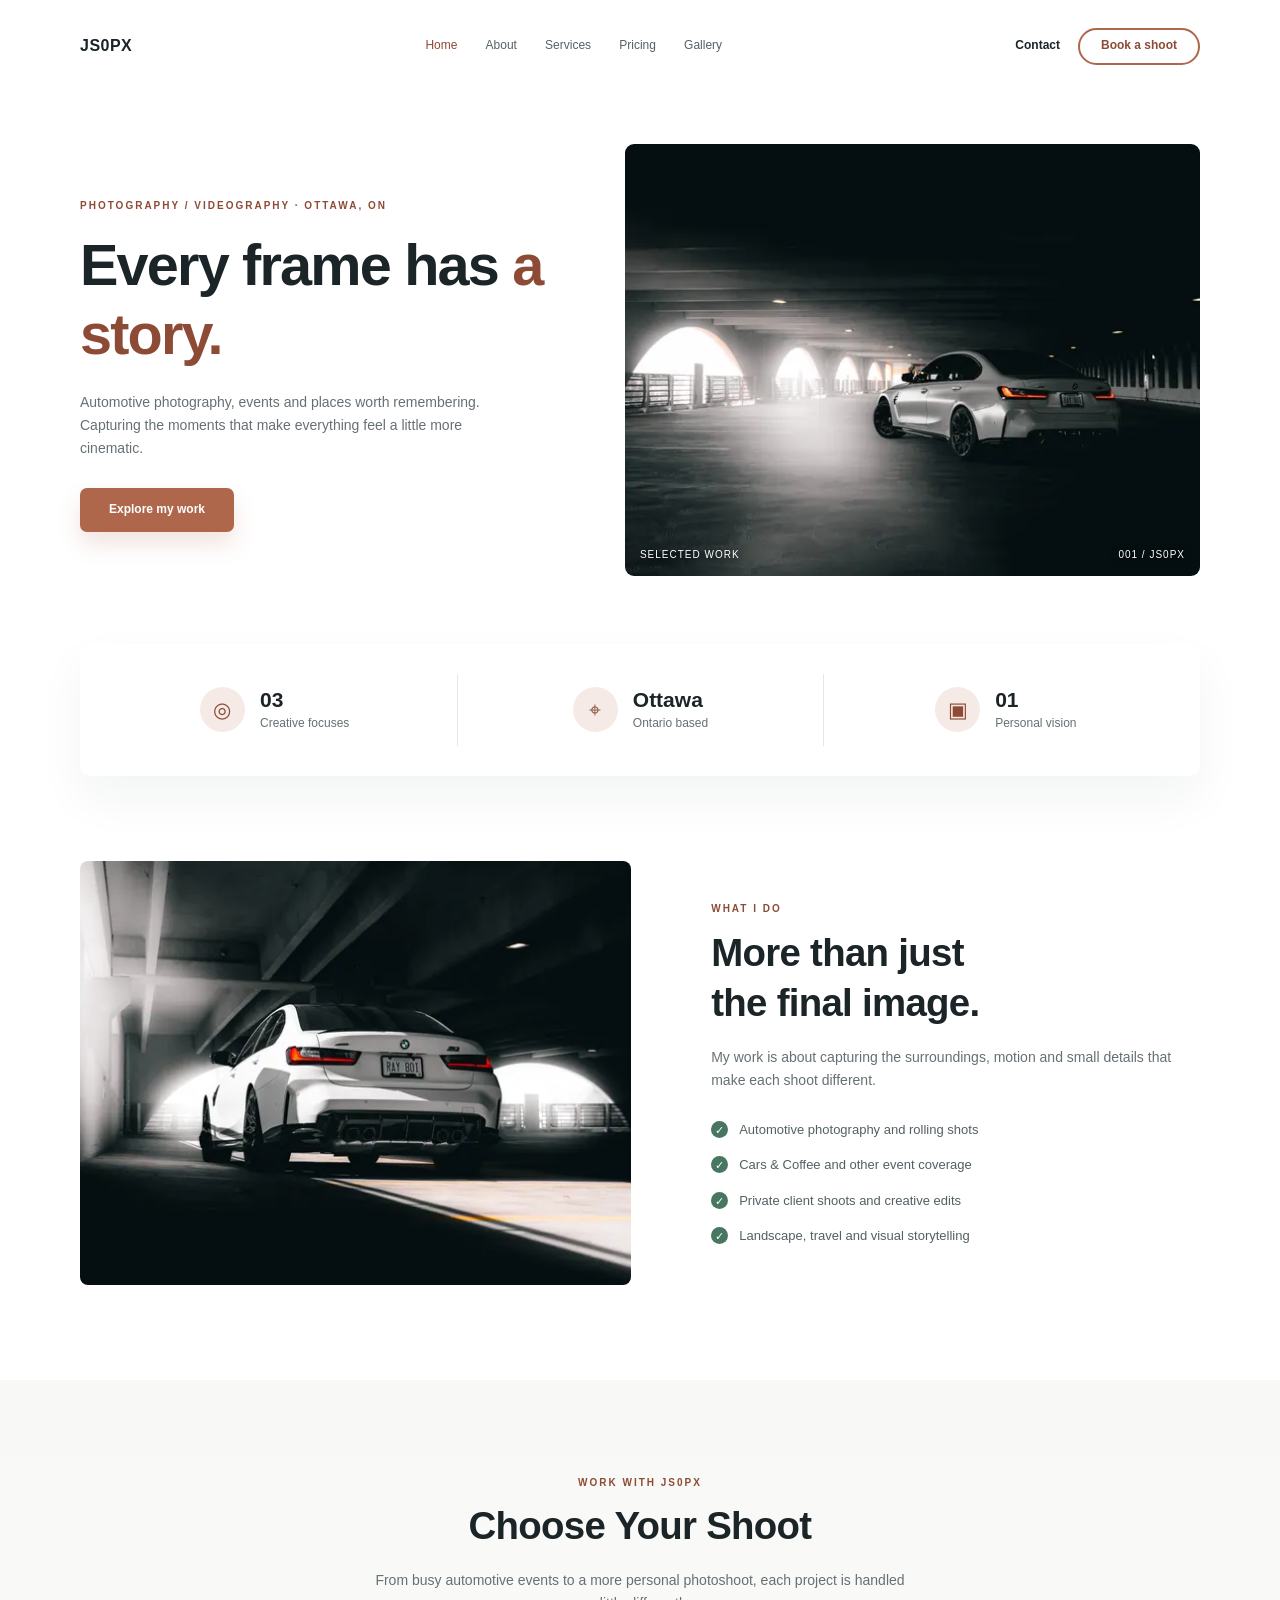
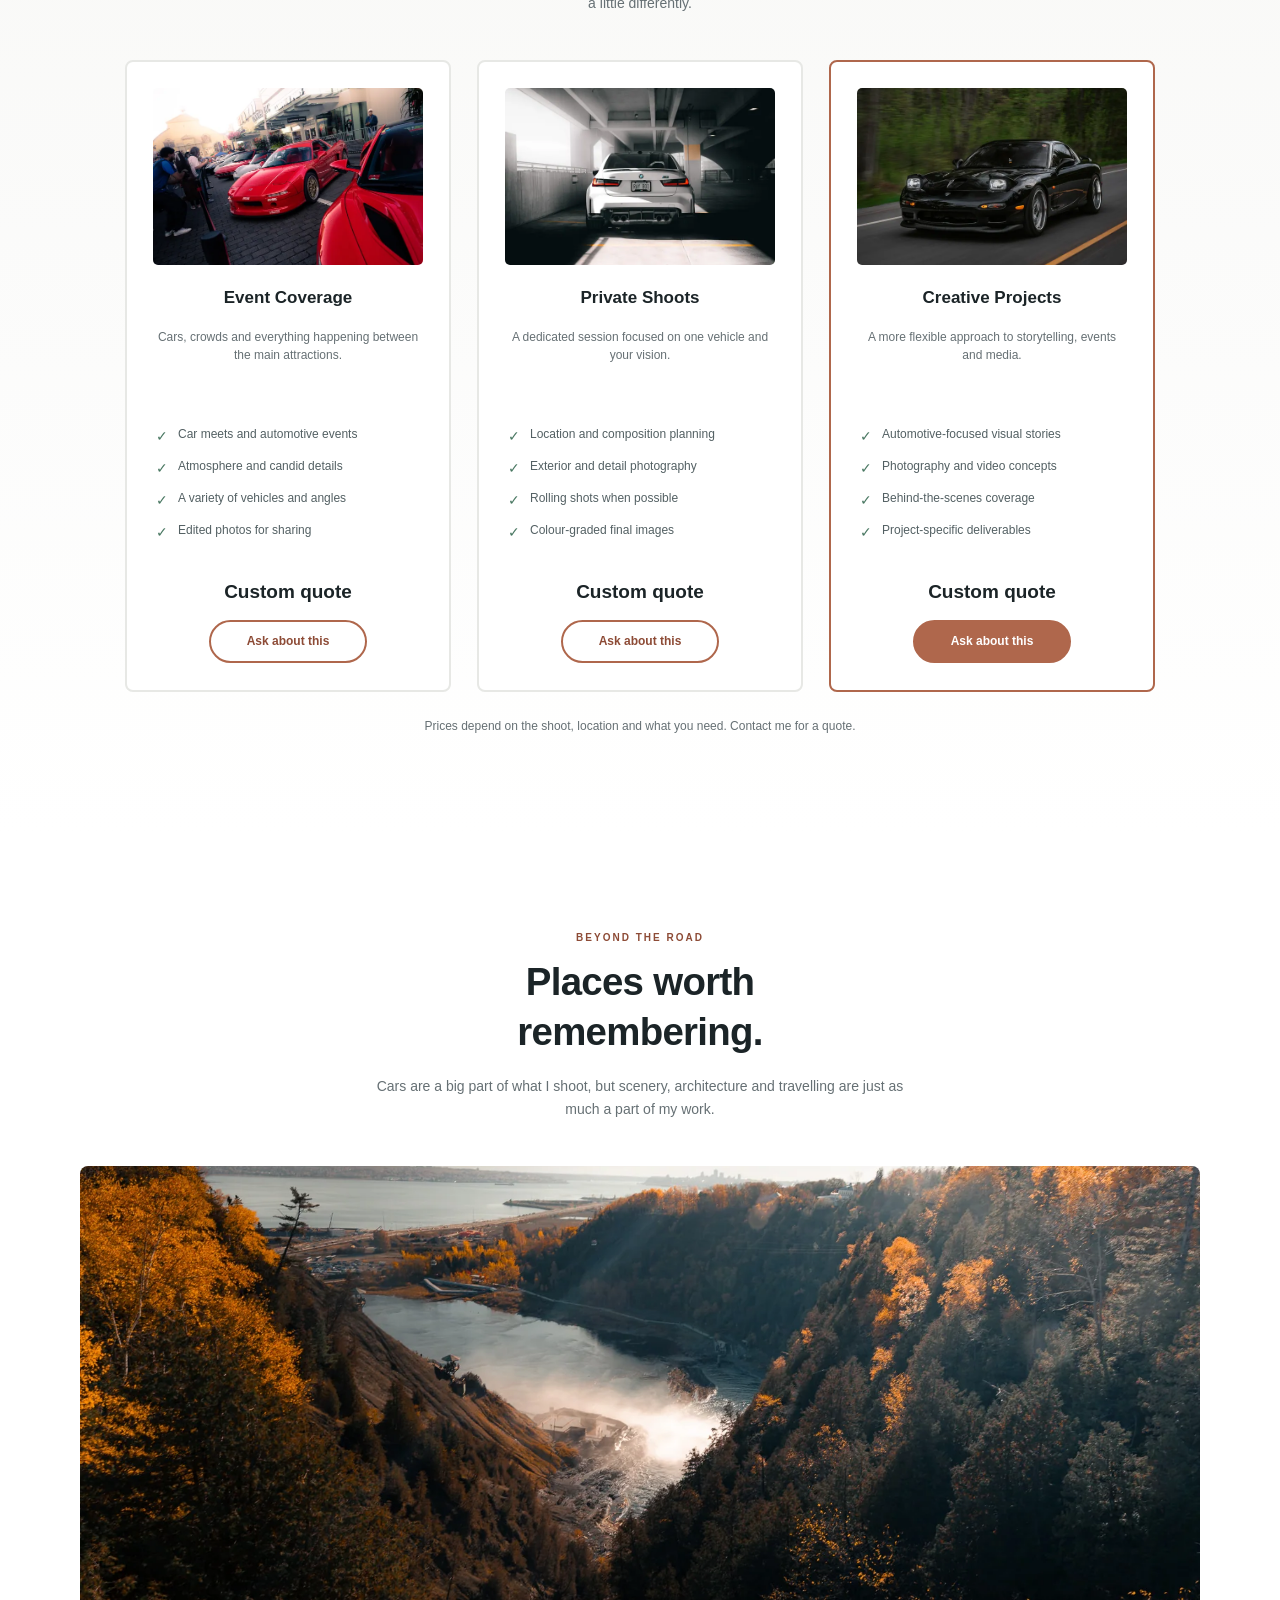
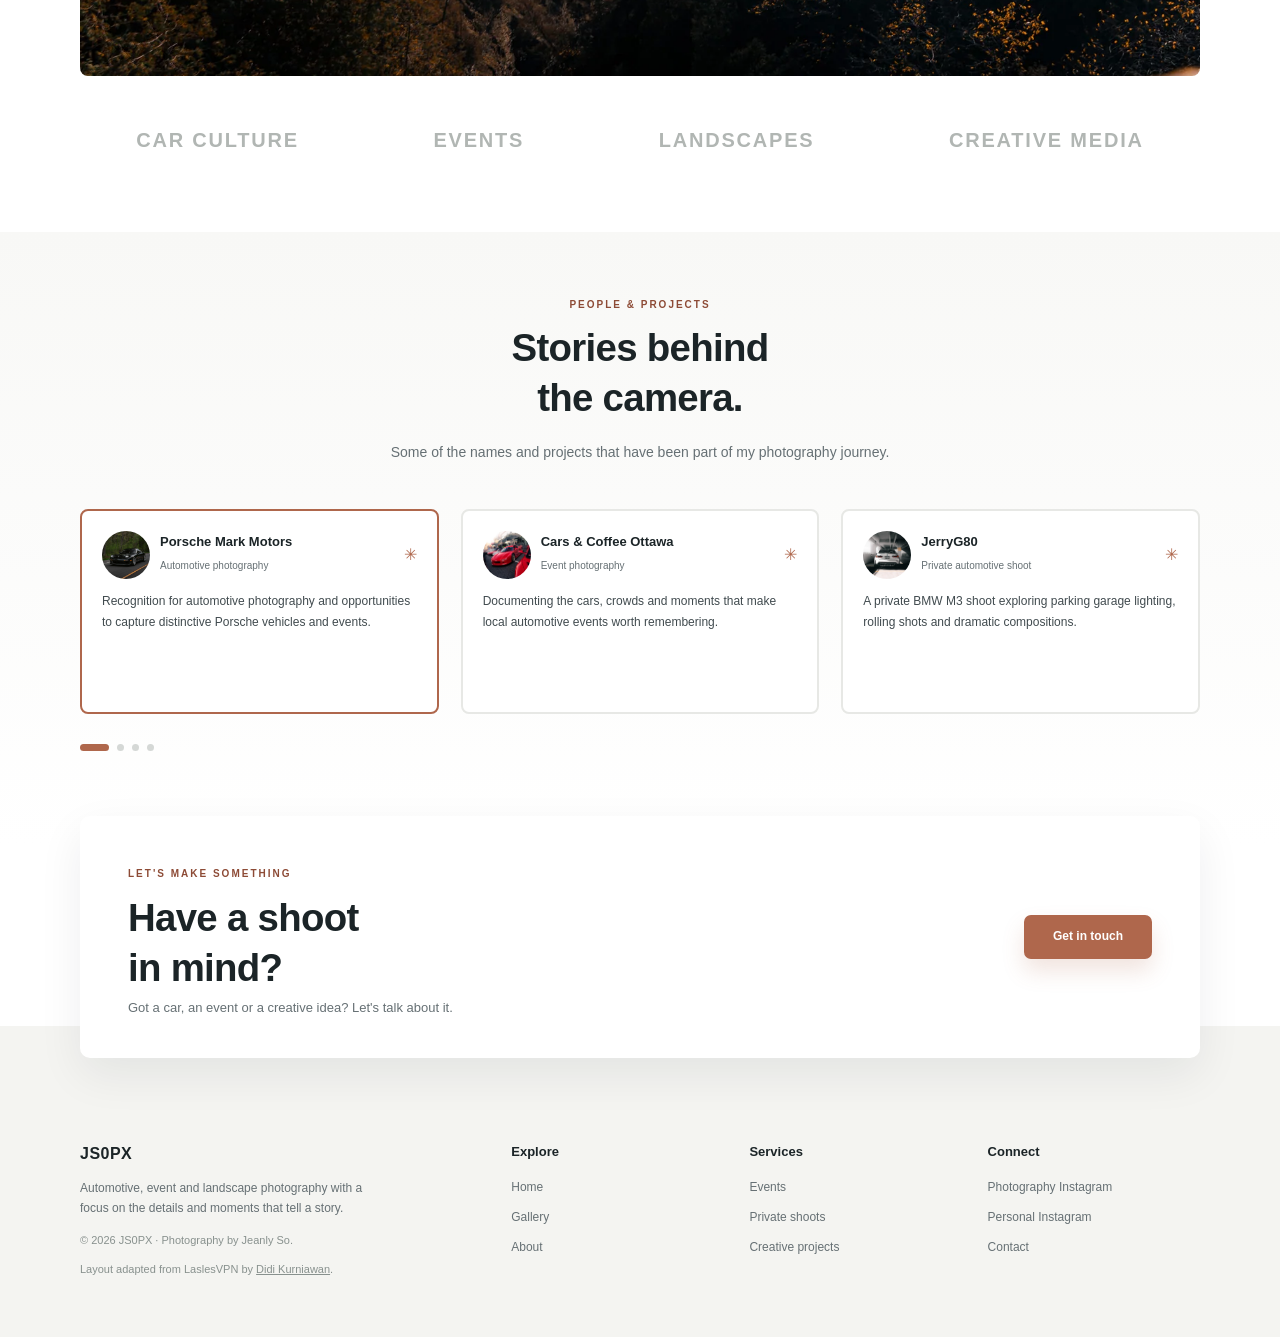
<file: index.html>
<!DOCTYPE html>
<html lang="en">
<head>
  <meta charset="utf-8">
  <meta name="viewport" content="width=device-width, initial-scale=1">
  <meta name="description" content="JS0PX photography: automotive, car events, private shoots, landscapes and visual storytelling in Ontario.">
  <title>Home | JS0PX</title>
  <link rel="stylesheet" href="styles.css">
</head>
<body>
  <a class="skip-link" href="#main">Skip to main content</a>
  <!-- I kept the same header on all 4 pages cause having different navigation on each page would be pretty annoying and lowkey INCORRECT -->
  <header class="site-header" itemscope itemtype="https://schema.org/Organization">
    <div class="container nav-wrap">
      <a class="logo" href="index.html" aria-label="JS0PX home" itemprop="name">JS0PX</a>
      <nav class="nav-links" aria-label="Main navigation">
          <a href="index.html" aria-current="page">Home</a>
          <a href="about.html">About</a>
          <a href="index.html#services">Services</a>
          <a href="pricing.html">Pricing</a>
          <a href="gallery.html">Gallery</a>
      </nav>
      <div class="nav-actions">
        <a class="nav-simple" href="about.html#contact">Contact</a>
        <a class="button button-outline button-sm" href="pricing.html">Book a shoot</a>
      </div>
    </div>
  </header>
  <!-- The skip link goes to the main content so keyboard users dont gotta go through the entire nav everytime -->
  <main id="main">
    <!-- Following the Figma hero layout here with the writing on the left and a big car photo on the right cause thats the design were basing it off -->
    <section class="hero container" aria-labelledby="hero-title">
      <div class="hero-copy animate-enter">
        <p class="eyebrow">PHOTOGRAPHY / VIDEOGRAPHY · OTTAWA, ON</p>
        <h1 id="hero-title">Every frame has <span>a story.</span></h1>
        <p>Automotive photography, events and places worth remembering. Capturing the moments that make everything feel a little more cinematic.</p>
        <a class="button button-fill button-square" href="gallery.html">Explore my work</a>
      </div>
      <div class="hero-photo-wrap animate-enter delay">
        <img class="hero-photo" src="images/garage-hero-large.webp" srcset="images/garage-hero-small.webp 640w, images/garage-hero-large.webp 1600w" sizes="(max-width: 700px) 92vw, 47vw" alt="White BMW M3 photographed in a dark parking garage with dramatic side lighting" loading="eager" decoding="async" width="2048" height="1365">
        <span class="hero-image-label">SELECTED WORK <span>001 / JS0PX</span></span>
      </div>
    </section>
    <!-- Using grid for the 3 stats so they stay organized like the Figma instead of having them spaced all weird -->
    <section class="container stats" aria-label="Photography overview">
      <div class="stat"><span class="stat-icon" aria-hidden="true">◎</span><div><strong>03</strong><small>Creative focuses</small></div></div>
      <div class="stat"><span class="stat-icon" aria-hidden="true">⌖</span><div><strong>Ottawa</strong><small>Ontario based</small></div></div>
      <div class="stat"><span class="stat-icon" aria-hidden="true">▣</span><div><strong>01</strong><small>Personal vision</small></div></div>
    </section>
    <section class="container features" id="services" aria-labelledby="feature-heading">
      <div class="feature-photo-box"><img class="feature-photo" src="images/garage-rear-large.webp" srcset="images/garage-rear-small.webp 640w, images/garage-rear-large.webp 1600w" sizes="(max-width: 700px) 92vw, 50vw" alt="Low rear angle of a white BMW M3 in a concrete parking garage" loading="lazy" decoding="async" width="2048" height="1365"></div>
      <div class="feature-content"><p class="eyebrow">WHAT I DO</p><h2 id="feature-heading">More than just<br>the final image.</h2><p>My work is about capturing the surroundings, motion and small details that make each shoot different.</p>
<ul class="check-list">
              <li>Automotive photography and rolling shots</li>
              <li>Cars &amp; Coffee and other event coverage</li>
              <li>Private client shoots and creative edits</li>
              <li>Landscape, travel and visual storytelling</li>
            </ul>
      </div>
    </section>
    <!-- The Figma had 3 pricing plans here so i kept the same layout but changed them to photo shoots cause VPN plans would make no sense xd -->
    <section class="section-soft plans-section" id="pricing" aria-labelledby="plans-heading">
      <div class="container">
        <div class="section-heading"><p class="eyebrow">WORK WITH JS0PX</p><h2 id="plans-heading">Choose Your Shoot</h2><p>From busy automotive events to a more personal photoshoot, each project is handled a little differently.</p></div>
        <div class="plan-grid">
        <article class="plan-card">
          <img class="plan-photo" src="images/car-event-large.webp" srcset="images/car-event-small.webp 640w, images/car-event-large.webp 1600w" sizes="(max-width: 700px) 90vw, (max-width: 1100px) 30vw, 300px" alt="Event Coverage photography sample" loading="lazy" decoding="async" width="2048" height="1365">
          <h3>Event Coverage</h3>
          <p class="plan-description">Cars, crowds and everything happening between the main attractions.</p>
<ul class="check-list">
              <li>Car meets and automotive events</li>
              <li>Atmosphere and candid details</li>
              <li>A variety of vehicles and angles</li>
              <li>Edited photos for sharing</li>
            </ul>
          <div class="plan-bottom"><strong>Custom quote</strong><a class="button button-outline" href="about.html#contact" aria-label="Ask about event coverage pricing">Ask about this</a></div>
        </article>
        <article class="plan-card">
          <img class="plan-photo" src="images/private-m3-large.webp" srcset="images/private-m3-small.webp 640w, images/private-m3-large.webp 1600w" sizes="(max-width: 700px) 90vw, (max-width: 1100px) 30vw, 300px" alt="Private Shoots photography sample" loading="lazy" decoding="async" width="2048" height="1536">
          <h3>Private Shoots</h3>
          <p class="plan-description">A dedicated session focused on one vehicle and your vision.</p>
<ul class="check-list">
              <li>Location and composition planning</li>
              <li>Exterior and detail photography</li>
              <li>Rolling shots when possible</li>
              <li>Colour-graded final images</li>
            </ul>
          <div class="plan-bottom"><strong>Custom quote</strong><a class="button button-outline" href="about.html#contact" aria-label="Ask about private shoots pricing">Ask about this</a></div>
        </article>
        <article class="plan-card featured">
          <img class="plan-photo" src="images/porsche-event-large.webp" srcset="images/porsche-event-small.webp 640w, images/porsche-event-large.webp 1600w" sizes="(max-width: 700px) 90vw, (max-width: 1100px) 30vw, 300px" alt="Creative Projects photography sample" loading="lazy" decoding="async" width="1365" height="2048">
          <h3>Creative Projects</h3>
          <p class="plan-description">A more flexible approach to storytelling, events and media.</p>
<ul class="check-list">
              <li>Automotive-focused visual stories</li>
              <li>Photography and video concepts</li>
              <li>Behind-the-scenes coverage</li>
              <li>Project-specific deliverables</li>
            </ul>
          <div class="plan-bottom"><strong>Custom quote</strong><a class="button button-fill" href="about.html#contact" aria-label="Ask about creative projects pricing">Ask about this</a></div>
        </article>
        </div>
        <p class="quote-note">Prices depend on the shoot, location and what you need. Contact me for a quote.</p>
      </div>
    </section>
    <section class="container network-section" id="projects" aria-labelledby="projects-heading">
      <div class="section-heading"><p class="eyebrow">BEYOND THE ROAD</p><h2 id="projects-heading">Places worth<br>remembering.</h2><p>Cars are a big part of what I shoot, but scenery, architecture and travelling are just as much a part of my work.</p></div>
      <!-- Used a big landscape photo instead of the VPN world map cause i wanted to show more than just car photos but still keep the same layout -->
      <img class="network-photo" src="images/autumn-waterfall-large.webp" srcset="images/autumn-waterfall-small.webp 640w, images/autumn-waterfall-large.webp 1600w" sizes="(max-width: 700px) 92vw, 85vw" alt="Wide waterfall surrounded by orange autumn trees and mist" loading="lazy" decoding="async" width="2048" height="1365">
      <div class="partner-row" aria-label="Photography categories"><span>CAR CULTURE</span><span>EVENTS</span><span>LANDSCAPES</span><span>CREATIVE MEDIA</span></div>
    </section>
    <!-- These were supposed to be reviews but i used projects ive worked on instead cause i dont wanna make up stuff people never said -->
    <section class="testimonials-section section-soft" id="highlights" aria-labelledby="highlight-heading">
      <div class="container">
        <div class="section-heading"><p class="eyebrow">PEOPLE & PROJECTS</p><h2 id="highlight-heading">Stories behind<br>the camera.</h2><p>Some of the names and projects that have been part of my photography journey.</p></div>
        <div class="testimonial-grid">
          <article class="testimonial featured-testimonial"><div class="testimonial-head"><img class="testimonial-thumb" src="images/porsche-event-large.webp" srcset="images/porsche-event-small.webp 640w, images/porsche-event-large.webp 1600w" sizes="80px" alt="Porsche sports cars parked beside a modern building" loading="lazy" decoding="async" width="1365" height="2048"><div><h3>Porsche Mark Motors</h3><small>Automotive photography</small></div><span class="testimonial-mark" aria-hidden="true">✳</span></div><p>Recognition for automotive photography and opportunities to capture distinctive Porsche vehicles and events.</p></article>
          <article class="testimonial"><div class="testimonial-head"><img class="testimonial-thumb" src="images/car-event-large.webp" srcset="images/car-event-small.webp 640w, images/car-event-large.webp 1600w" sizes="80px" alt="Red Honda NSX on display at an automotive gathering" loading="lazy" decoding="async" width="2048" height="1365"><div><h3>Cars & Coffee Ottawa</h3><small>Event photography</small></div><span class="testimonial-mark" aria-hidden="true">✳</span></div><p>Documenting the cars, crowds and moments that make local automotive events worth remembering.</p></article>
          <article class="testimonial"><div class="testimonial-head"><img class="testimonial-thumb" src="images/private-m3-large.webp" srcset="images/private-m3-small.webp 640w, images/private-m3-large.webp 1600w" sizes="80px" alt="White BMW M3 photographed from the back in a parking garage" loading="lazy" decoding="async" width="2048" height="1536"><div><h3>JerryG80</h3><small>Private automotive shoot</small></div><span class="testimonial-mark" aria-hidden="true">✳</span></div><p>A private BMW M3 shoot exploring parking garage lighting, rolling shots and dramatic compositions.</p></article>
        </div>
        <div class="section-dots" aria-hidden="true"><span></span><span></span><span></span><span></span></div>
      </div>
    </section>
    <!-- Changed the subscribe box into a contact section cause subscribing to a photography website would be kinda random -->
    <aside class="container subscribe" aria-labelledby="contact-title">
      <div><p class="eyebrow">LET'S MAKE SOMETHING</p><h2 id="contact-title">Have a shoot<br>in mind?</h2><p>Got a car, an event or a creative idea? Let's talk about it.</p></div>
      <a class="button button-fill button-square" href="about.html#contact">Get in touch</a>
    </aside>
  </main>
  <!-- Same footer on all 4 pages cause having different links and stuff on each one would look INCORRECT -->
  <footer class="site-footer">
    <div class="container footer-grid">
      <div class="footer-about">
        <a class="logo" href="index.html">JS0PX</a>
        <p>Automotive, event and landscape photography with a focus on the details and moments that tell a story.</p>
        <p class="copyright">© 2026 JS0PX · Photography by Jeanly So.</p>
        <p class="credit">Layout adapted from LaslesVPN by <a href="https://www.figma.com/community/file/858999227165747995">Didi Kurniawan</a>.</p>
      </div>
      <div><h3>Explore</h3><ul><li><a href="index.html">Home</a></li><li><a href="gallery.html">Gallery</a></li><li><a href="about.html">About</a></li></ul></div>
      <div><h3>Services</h3><ul><li><a href="pricing.html#packages">Events</a></li><li><a href="pricing.html#packages">Private shoots</a></li><li><a href="pricing.html#packages">Creative projects</a></li></ul></div>
      <div><h3>Connect</h3><ul><li><a href="https://www.instagram.com/js0px/" target="_blank" rel="noopener noreferrer">Photography Instagram</a></li><li><a href="https://www.instagram.com/jeanly_so/" target="_blank" rel="noopener noreferrer">Personal Instagram</a></li><li><a href="about.html#contact">Contact</a></li></ul></div>
    </div>
  </footer>
</body>
</html>
</file>
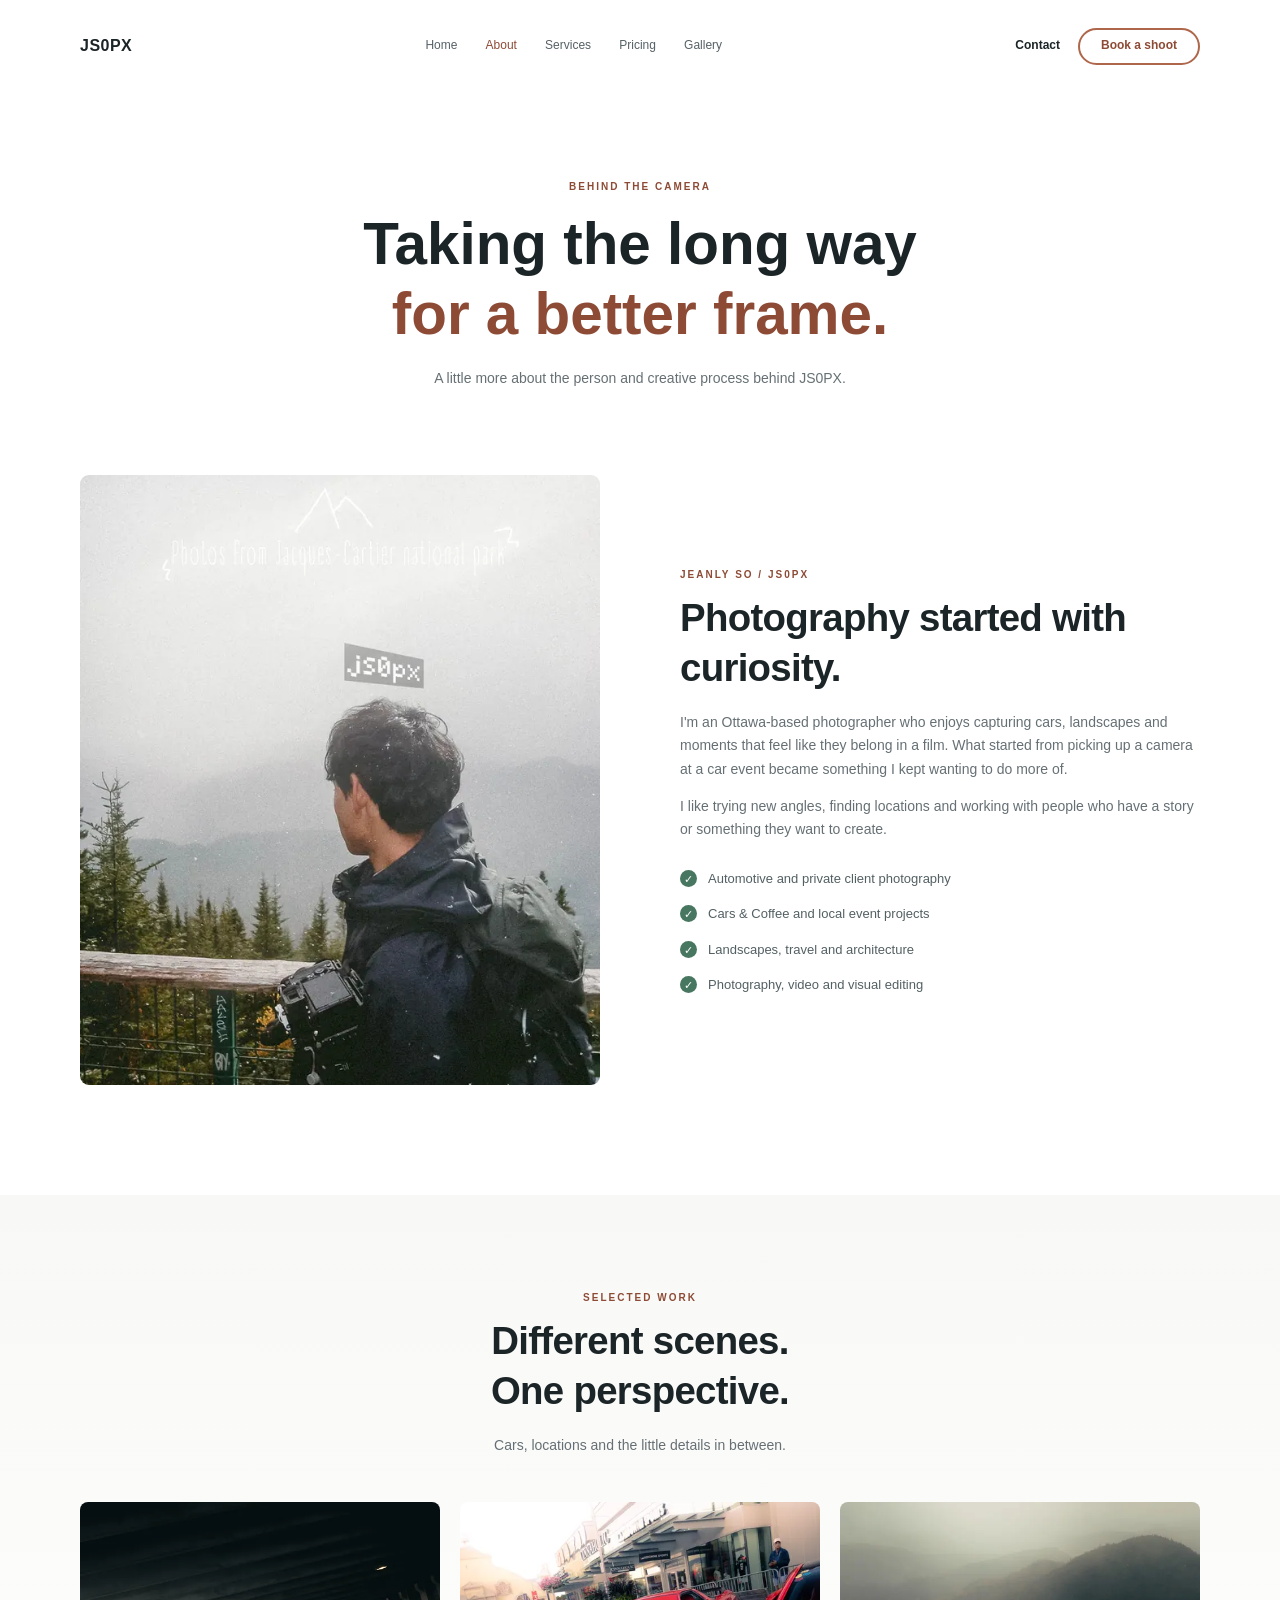
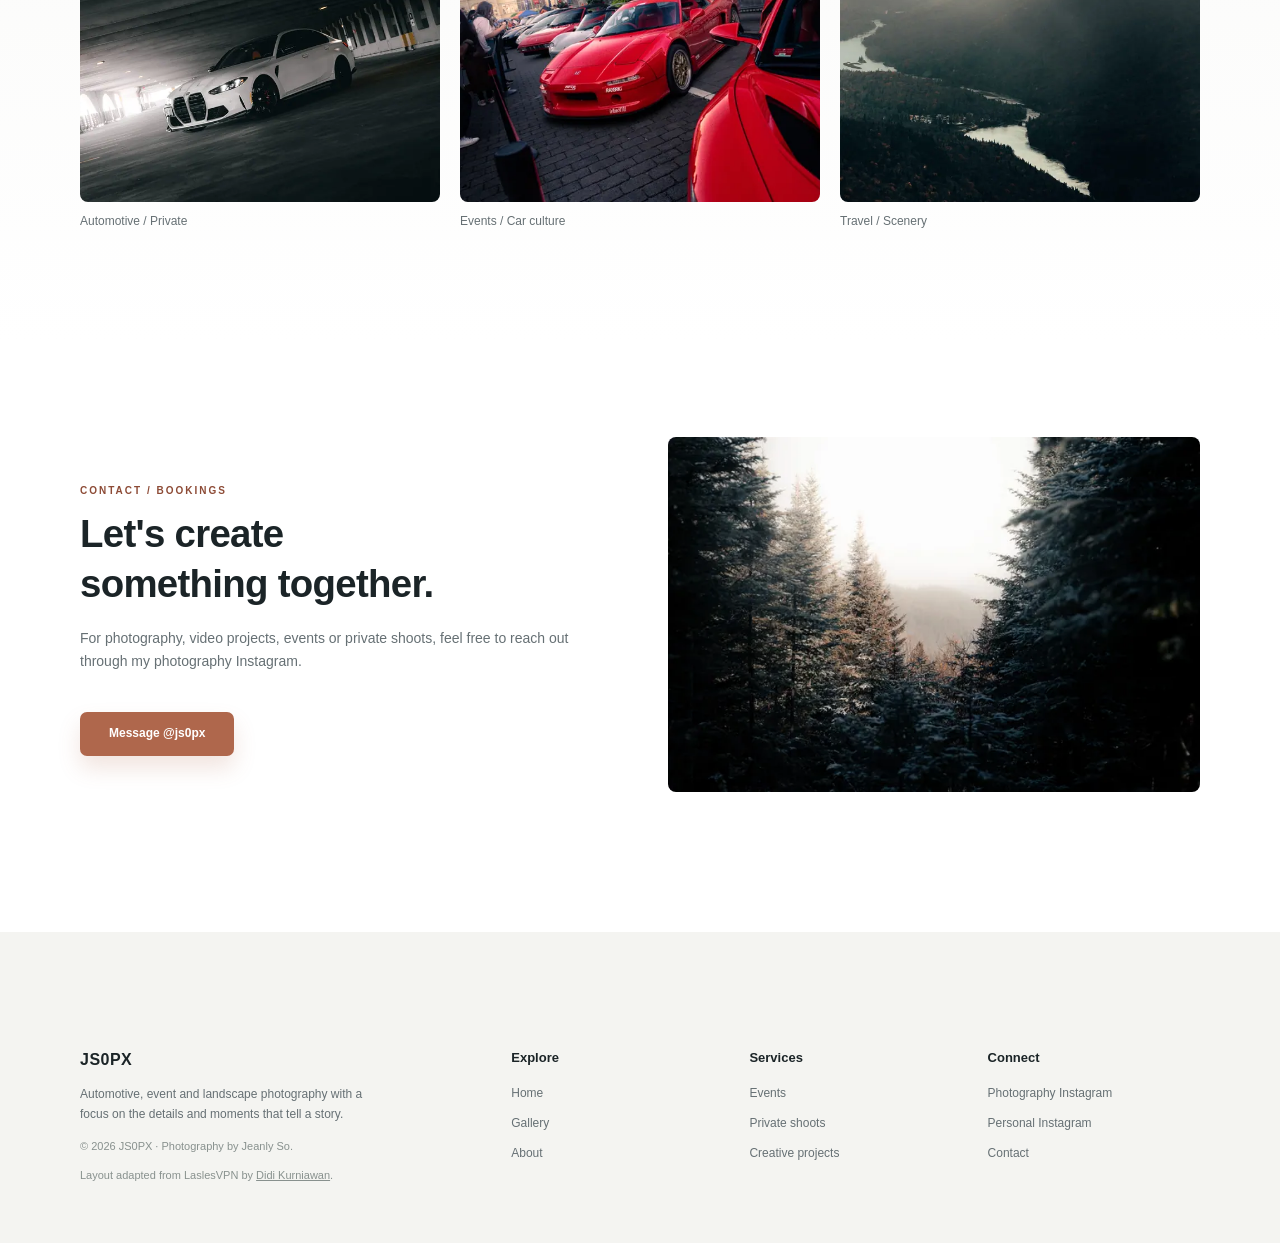
<file: about.html>
<!DOCTYPE html>
<html lang="en">
<head>
  <meta charset="utf-8">
  <meta name="viewport" content="width=device-width, initial-scale=1">
  <meta name="description" content="Meet Jeanly So of JS0PX and get in touch about automotive, events, travel, photography and video projects.">
  <title>About &amp; Contact | JS0PX</title>
  <link rel="stylesheet" href="styles.css">
</head>
<body>
  <a class="skip-link" href="#main">Skip to main content</a>
  <!-- I kept the same header on all 4 pages cause having different navigation on each page would be pretty annoying and lowkey INCORRECT -->
  <header class="site-header" itemscope itemtype="https://schema.org/Organization">
    <div class="container nav-wrap">
      <a class="logo" href="index.html" aria-label="JS0PX home" itemprop="name">JS0PX</a>
      <nav class="nav-links" aria-label="Main navigation">
          <a href="index.html">Home</a>
          <a href="about.html" aria-current="page">About</a>
          <a href="index.html#services">Services</a>
          <a href="pricing.html">Pricing</a>
          <a href="gallery.html">Gallery</a>
      </nav>
      <div class="nav-actions">
        <a class="nav-simple" href="about.html#contact">Contact</a>
        <a class="button button-outline button-sm" href="pricing.html">Book a shoot</a>
      </div>
    </div>
  </header>
  <!-- The skip link goes to the main content so keyboard users dont gotta go through the entire nav everytime -->
  <main id="main">
    <section class="page-banner container animate-enter"><p class="eyebrow">BEHIND THE CAMERA</p><h1>Taking the long way<br><span>for a better frame.</span></h1><p>A little more about the person and creative process behind JS0PX.</p></section>
    <section class="container about-intro" aria-labelledby="about-heading">
      <div class="about-photo"><img class="about-img" src="images/about-portrait-large.webp" srcset="images/about-portrait-small.webp 640w, images/about-portrait-large.webp 1600w" sizes="(max-width: 700px) 92vw, 42vw" alt="Photographer with a camera standing at a misty mountain lookout" loading="lazy" decoding="async" width="1638" height="2048"></div>
      <div class="about-copy"><p class="eyebrow">JEANLY SO / JS0PX</p><h2 id="about-heading">Photography started with curiosity.</h2><p>I'm an Ottawa-based photographer who enjoys capturing cars, landscapes and moments that feel like they belong in a film. What started from picking up a camera at a car event became something I kept wanting to do more of.</p><p>I like trying new angles, finding locations and working with people who have a story or something they want to create.</p>
<ul class="check-list">
              <li>Automotive and private client photography</li>
              <li>Cars &amp; Coffee and local event projects</li>
              <li>Landscapes, travel and architecture</li>
              <li>Photography, video and visual editing</li>
            </ul>
      </div>
    </section>
    <section class="section-soft about-work" aria-labelledby="about-work-heading"><div class="container"><div class="section-heading"><p class="eyebrow">SELECTED WORK</p><h2 id="about-work-heading">Different scenes.<br>One perspective.</h2><p>Cars, locations and the little details in between.</p></div><div class="about-work-grid">
        <figure><img class="about-work-img" src="images/garage-detail-large.webp" srcset="images/garage-detail-small.webp 640w, images/garage-detail-large.webp 1600w" sizes="(max-width: 700px) 92vw, 30vw" alt="White BMW M3 in a parking garage with strong directional lighting" loading="lazy" decoding="async" width="1638" height="2048"><figcaption>Automotive / Private</figcaption></figure>
        <figure><img class="about-work-img" src="images/car-event-large.webp" srcset="images/car-event-small.webp 640w, images/car-event-large.webp 1600w" sizes="(max-width: 700px) 92vw, 30vw" alt="Red Honda NSX and other cars photographed at a busy event" loading="lazy" decoding="async" width="2048" height="1365"><figcaption>Events / Car culture</figcaption></figure>
        <figure><img class="about-work-img" src="images/mountain-valley-large.webp" srcset="images/mountain-valley-small.webp 640w, images/mountain-valley-large.webp 1600w" sizes="(max-width: 700px) 92vw, 30vw" alt="Misty mountain valley and winding river viewed from above" loading="lazy" decoding="async" width="1365" height="2048"><figcaption>Travel / Scenery</figcaption></figure>
      </div></div></section>
    <section class="container contact-section" id="contact" aria-labelledby="contact-heading"><div><p class="eyebrow">CONTACT / BOOKINGS</p><h2 id="contact-heading">Let's create<br>something together.</h2><p>For photography, video projects, events or private shoots, feel free to reach out through my photography Instagram.</p><a class="button button-fill button-square" href="https://www.instagram.com/js0px/" target="_blank" rel="noopener noreferrer">Message @js0px</a></div>
      <img class="contact-photo" src="images/forest-sun-large.webp" srcset="images/forest-sun-small.webp 640w, images/forest-sun-large.webp 1600w" sizes="(max-width: 700px) 92vw, 45vw" alt="Sunlight coming through dark evergreen trees in a misty forest" loading="lazy" decoding="async" width="2048" height="1365">
    </section>
  </main>
  <!-- Same footer on all 4 pages cause having different links and stuff on each one would look INCORRECT -->
  <footer class="site-footer">
    <div class="container footer-grid">
      <div class="footer-about">
        <a class="logo" href="index.html">JS0PX</a>
        <p>Automotive, event and landscape photography with a focus on the details and moments that tell a story.</p>
        <p class="copyright">© 2026 JS0PX · Photography by Jeanly So.</p>
        <p class="credit">Layout adapted from LaslesVPN by <a href="https://www.figma.com/community/file/858999227165747995">Didi Kurniawan</a>.</p>
      </div>
      <div><h3>Explore</h3><ul><li><a href="index.html">Home</a></li><li><a href="gallery.html">Gallery</a></li><li><a href="about.html">About</a></li></ul></div>
      <div><h3>Services</h3><ul><li><a href="pricing.html#packages">Events</a></li><li><a href="pricing.html#packages">Private shoots</a></li><li><a href="pricing.html#packages">Creative projects</a></li></ul></div>
      <div><h3>Connect</h3><ul><li><a href="https://www.instagram.com/js0px/" target="_blank" rel="noopener noreferrer">Photography Instagram</a></li><li><a href="https://www.instagram.com/jeanly_so/" target="_blank" rel="noopener noreferrer">Personal Instagram</a></li><li><a href="about.html#contact">Contact</a></li></ul></div>
    </div>
  </footer>
</body>
</html>
</file>
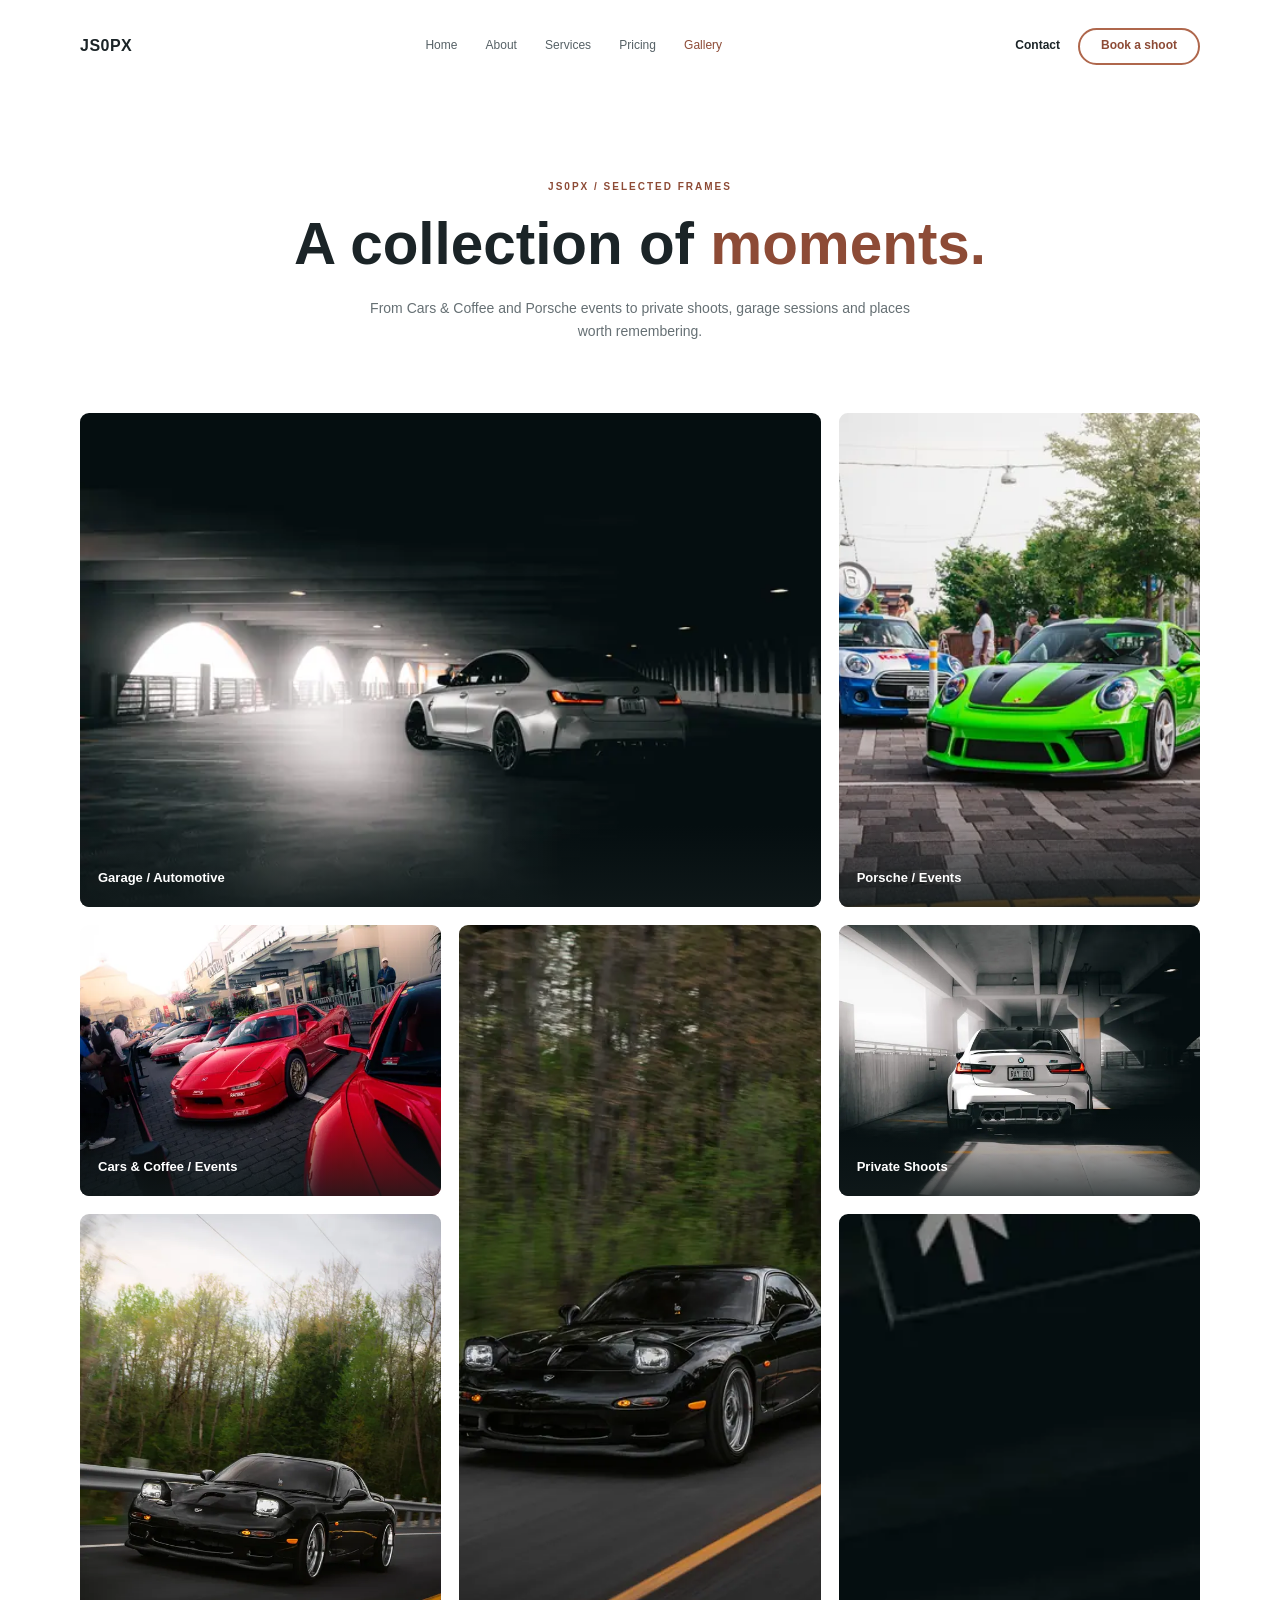
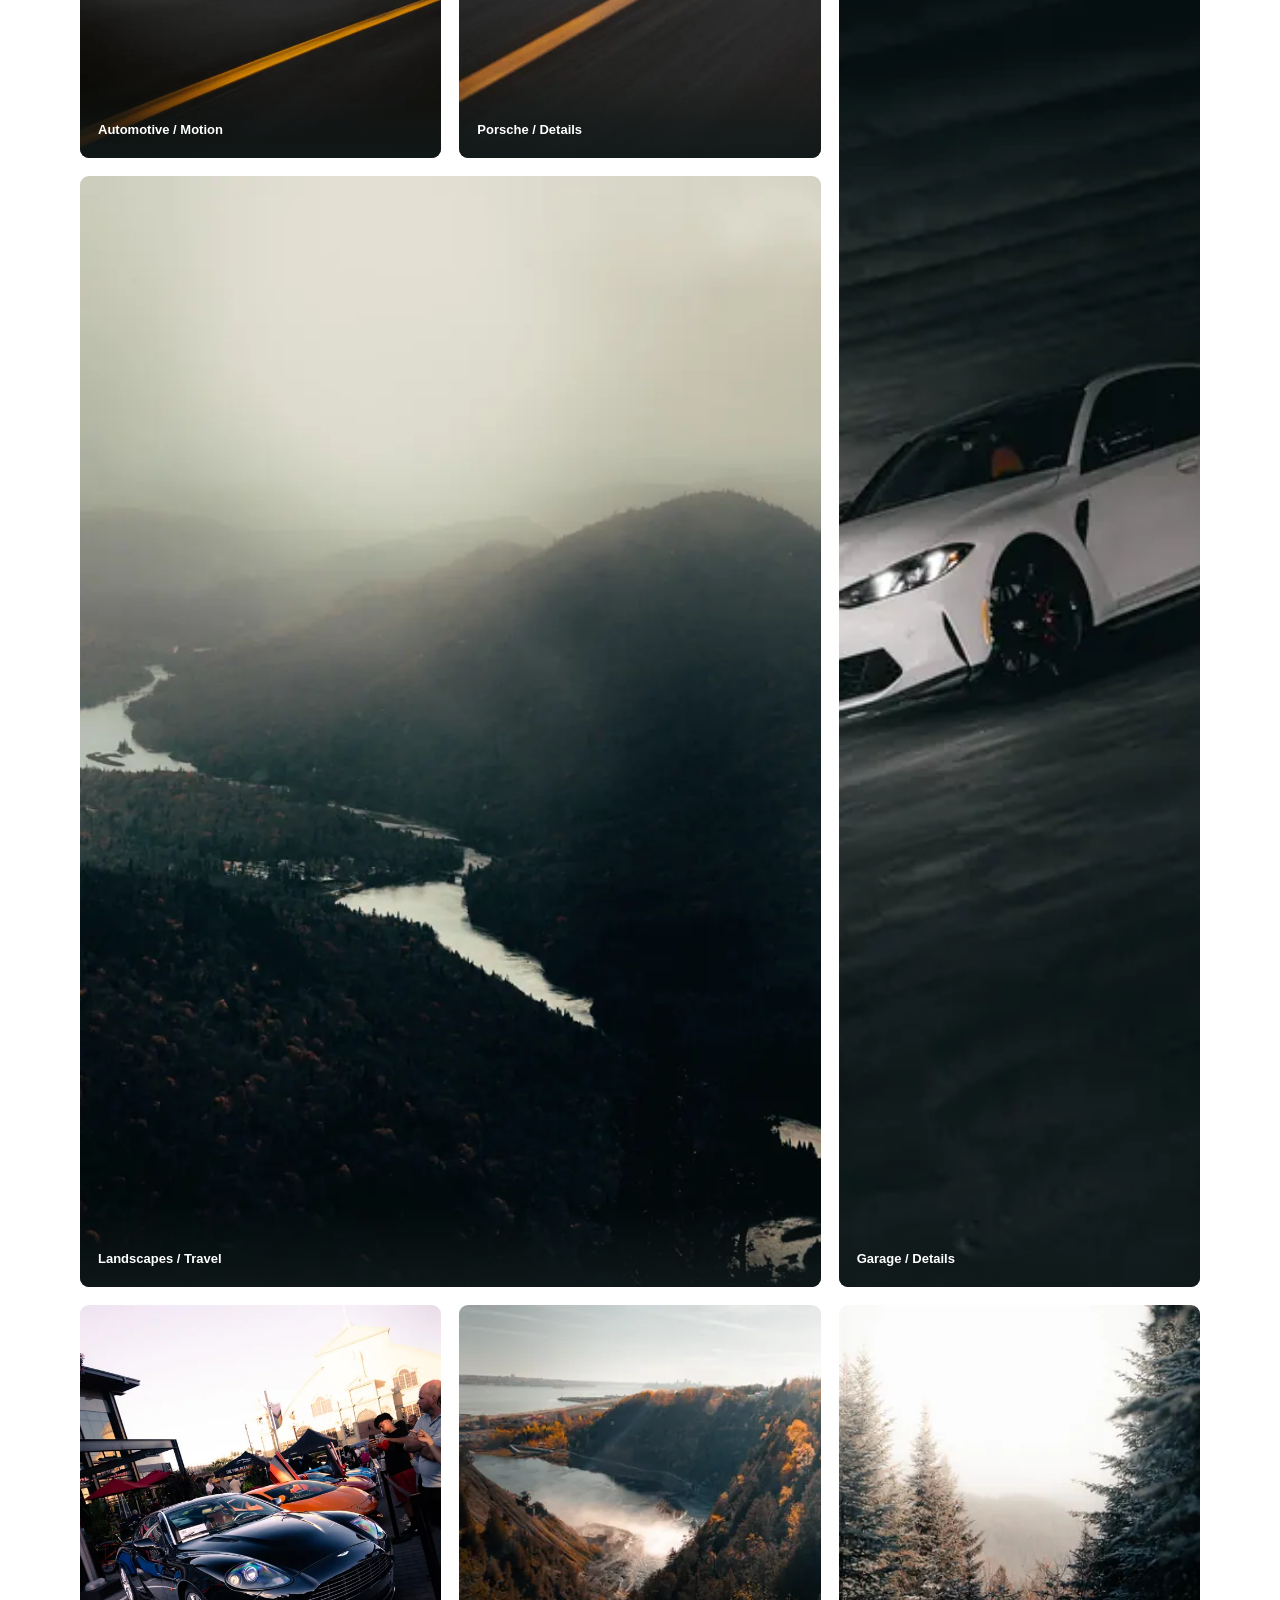
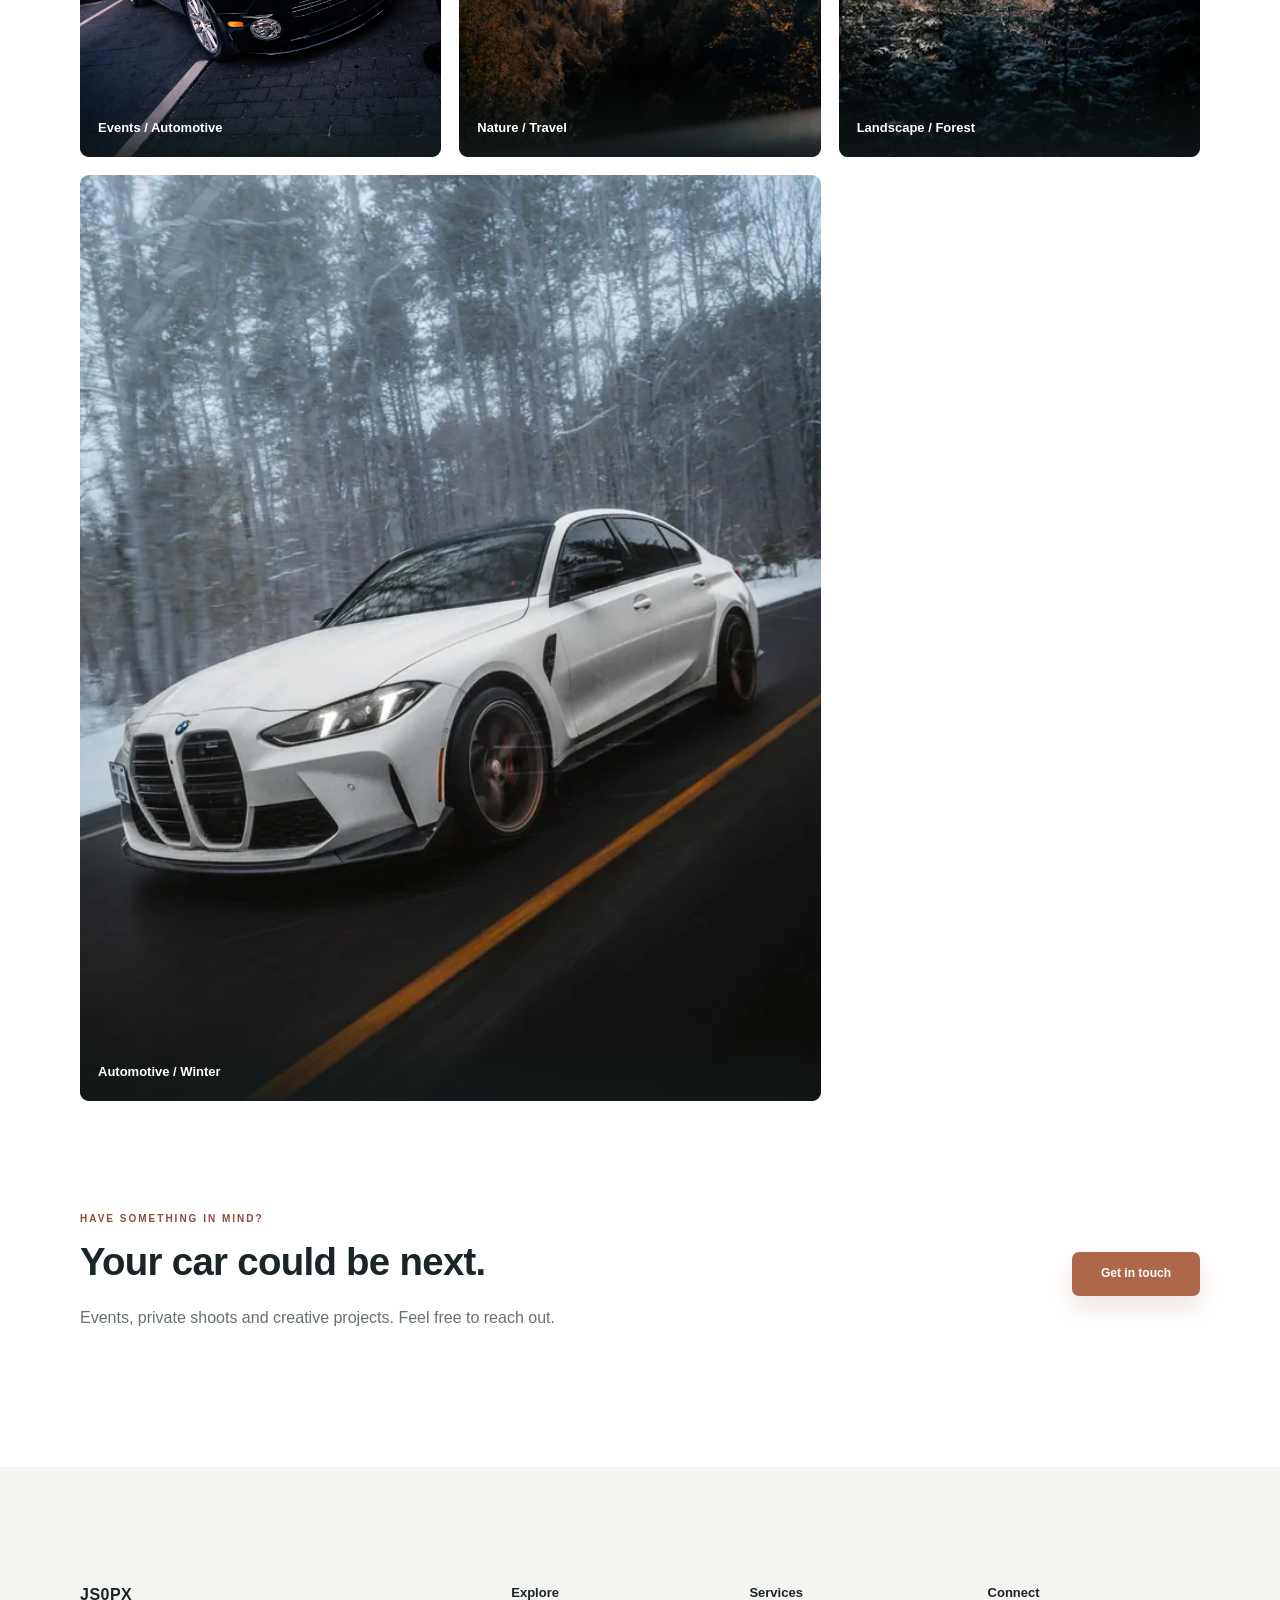
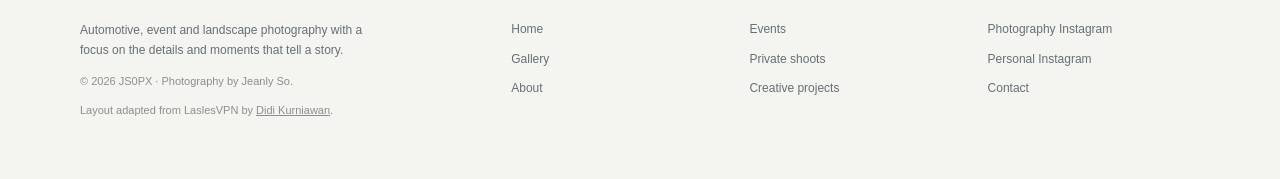
<file: gallery.html>
<!DOCTYPE html>
<html lang="en">
<head>
  <meta charset="utf-8">
  <meta name="viewport" content="width=device-width, initial-scale=1">
  <meta name="description" content="Selected automotive, Porsche, Cars & Coffee, private shoots and landscape photographs by JS0PX.">
  <title>Gallery | JS0PX</title>
  <link rel="stylesheet" href="styles.css">
</head>
<body>
  <a class="skip-link" href="#main">Skip to main content</a>
  <!-- Keeping the same nav on all 4 pages so the site doesnt look INCORRECT when u switch pages -->
  <header class="site-header" itemscope itemtype="https://schema.org/Organization">
    <div class="container nav-wrap">
      <a class="logo" href="index.html" aria-label="JS0PX home" itemprop="name">JS0PX</a>
      <nav class="nav-links" aria-label="Main navigation">
          <a href="index.html" >Home</a>
          <a href="about.html">About</a>
          <a href="index.html#services">Services</a>
          <a href="pricing.html">Pricing</a>
          <a href="gallery.html" aria-current="page">Gallery</a>
      </nav>
      <div class="nav-actions">
        <a class="nav-simple" href="about.html#contact">Contact</a>
        <a class="button button-outline button-sm" href="pricing.html">Book a shoot</a>
      </div>
    </div>
  </header>
  <main id="main">
    <section class="page-banner container animate-enter" aria-labelledby="gallery-heading">
      <p class="eyebrow">JS0PX / SELECTED FRAMES</p>
      <h1 id="gallery-heading">A collection of <span>moments.</span></h1>
      <p>From Cars &amp; Coffee and Porsche events to private shoots, garage sessions and places worth remembering.</p>
    </section>
    <!-- Added a gallery because it wouldnt be a photography website ithout my own gallery -->
    <section class="container gallery-section" aria-label="Photography gallery">
      <div class="gallery-grid">
        <figure class="gallery-card wide">
          <img src="images/garage-hero-large.webp" srcset="images/garage-hero-small.webp 640w, images/garage-hero-large.webp 1600w" sizes="(max-width: 700px) 92vw, (max-width: 1000px) 45vw, 33vw" alt="A white BMW M3 photographed in a dark parking garage" loading="lazy" decoding="async">
          <figcaption>Garage / Automotive</figcaption>
        </figure>
        <figure class="gallery-card ">
          <img src="images/green-porsche-large.webp" srcset="images/green-porsche-small.webp 640w, images/green-porsche-large.webp 1600w" sizes="(max-width: 700px) 92vw, (max-width: 1000px) 45vw, 33vw" alt="Green Porsche at an automotive gathering" loading="lazy" decoding="async">
          <figcaption>Porsche / Events</figcaption>
        </figure>
        <figure class="gallery-card ">
          <img src="images/car-event-large.webp" srcset="images/car-event-small.webp 640w, images/car-event-large.webp 1600w" sizes="(max-width: 700px) 92vw, (max-width: 1000px) 45vw, 33vw" alt="Sports cars lined up at a car meet" loading="lazy" decoding="async">
          <figcaption>Cars &amp; Coffee / Events</figcaption>
        </figure>
        <figure class="gallery-card tall">
          <img src="images/porsche-event-large.webp" srcset="images/porsche-event-small.webp 640w, images/porsche-event-large.webp 1600w" sizes="(max-width: 700px) 92vw, (max-width: 1000px) 45vw, 33vw" alt="Porsche photographed at an automotive event" loading="lazy" decoding="async">
          <figcaption>Porsche / Details</figcaption>
        </figure>
        <figure class="gallery-card ">
          <img src="images/private-m3-large.webp" srcset="images/private-m3-small.webp 640w, images/private-m3-large.webp 1600w" sizes="(max-width: 700px) 92vw, (max-width: 1000px) 45vw, 33vw" alt="BMW M3 photographed during a private session" loading="lazy" decoding="async">
          <figcaption>Private Shoots</figcaption>
        </figure>
        <figure class="gallery-card wide">
          <img src="images/mountain-valley-large.webp" srcset="images/mountain-valley-small.webp 640w, images/mountain-valley-large.webp 1600w" sizes="(max-width: 700px) 92vw, (max-width: 1000px) 45vw, 33vw" alt="Misty mountain valley with a river winding through" loading="lazy" decoding="async">
          <figcaption>Landscapes / Travel</figcaption>
        </figure>
        <figure class="gallery-card ">
          <img src="images/rx7-rolling-large.webp" srcset="images/rx7-rolling-small.webp 640w, images/rx7-rolling-large.webp 1600w" sizes="(max-width: 700px) 92vw, (max-width: 1000px) 45vw, 33vw" alt="Mazda RX-7 photographed in motion" loading="lazy" decoding="async">
          <figcaption>Automotive / Motion</figcaption>
        </figure>
        <figure class="gallery-card tall">
          <img src="images/garage-detail-large.webp" srcset="images/garage-detail-small.webp 640w, images/garage-detail-large.webp 1600w" sizes="(max-width: 700px) 92vw, (max-width: 1000px) 45vw, 33vw" alt="Dramatic detail photograph of a white BMW in a garage" loading="lazy" decoding="async">
          <figcaption>Garage / Details</figcaption>
        </figure>
        <figure class="gallery-card ">
          <img src="images/aston-event-large.webp" srcset="images/aston-event-small.webp 640w, images/aston-event-large.webp 1600w" sizes="(max-width: 700px) 92vw, (max-width: 1000px) 45vw, 33vw" alt="Aston Martin photographed at a car event" loading="lazy" decoding="async">
          <figcaption>Events / Automotive</figcaption>
        </figure>
        <figure class="gallery-card ">
          <img src="images/autumn-waterfall-large.webp" srcset="images/autumn-waterfall-small.webp 640w, images/autumn-waterfall-large.webp 1600w" sizes="(max-width: 700px) 92vw, (max-width: 1000px) 45vw, 33vw" alt="Autumn waterfall surrounded by trees" loading="lazy" decoding="async">
          <figcaption>Nature / Travel</figcaption>
        </figure>
        <figure class="gallery-card wide">
          <img src="images/winter-rolling-large.webp" srcset="images/winter-rolling-small.webp 640w, images/winter-rolling-large.webp 1600w" sizes="(max-width: 700px) 92vw, (max-width: 1000px) 45vw, 33vw" alt="BMW driving through a snowy landscape" loading="lazy" decoding="async">
          <figcaption>Automotive / Winter</figcaption>
        </figure>
        <figure class="gallery-card ">
          <img src="images/forest-sun-large.webp" srcset="images/forest-sun-small.webp 640w, images/forest-sun-large.webp 1600w" sizes="(max-width: 700px) 92vw, (max-width: 1000px) 45vw, 33vw" alt="Sunlight streaming through an evergreen forest" loading="lazy" decoding="async">
          <figcaption>Landscape / Forest</figcaption>
        </figure>
      </div>
    </section>
    <section class="container gallery-cta" aria-labelledby="gallery-cta-title">
      <div>
        <p class="eyebrow">HAVE SOMETHING IN MIND?</p>
        <h2 id="gallery-cta-title">Your car could be next.</h2>
        <p>Events, private shoots and creative projects. Feel free to reach out.</p>
      </div>
      <a class="button button-fill button-square" href="about.html#contact">Get in touch</a>
    </section>
  </main>
  <footer class="site-footer">
    <div class="container footer-grid">
      <div class="footer-about">
        <a class="logo" href="index.html">JS0PX</a>
        <p>Automotive, event and landscape photography with a focus on the details and moments that tell a story.</p>
        <p class="copyright">© 2026 JS0PX · Photography by Jeanly So.</p>
        <p class="credit">Layout adapted from LaslesVPN by <a href="https://www.figma.com/community/file/858999227165747995">Didi Kurniawan</a>.</p>
      </div>
      <div><h3>Explore</h3><ul><li><a href="index.html">Home</a></li><li><a href="gallery.html">Gallery</a></li><li><a href="about.html">About</a></li></ul></div>
      <div><h3>Services</h3><ul><li><a href="pricing.html#packages">Events</a></li><li><a href="pricing.html#packages">Private shoots</a></li><li><a href="pricing.html#packages">Creative projects</a></li></ul></div>
      <div><h3>Connect</h3><ul><li><a href="https://www.instagram.com/js0px/" target="_blank" rel="noopener noreferrer">Photography Instagram</a></li><li><a href="https://www.instagram.com/jeanly_so/" target="_blank" rel="noopener noreferrer">Personal Instagram</a></li><li><a href="about.html#contact">Contact</a></li></ul></div>
    </div>
  </footer>
</body>
</html>
</file>
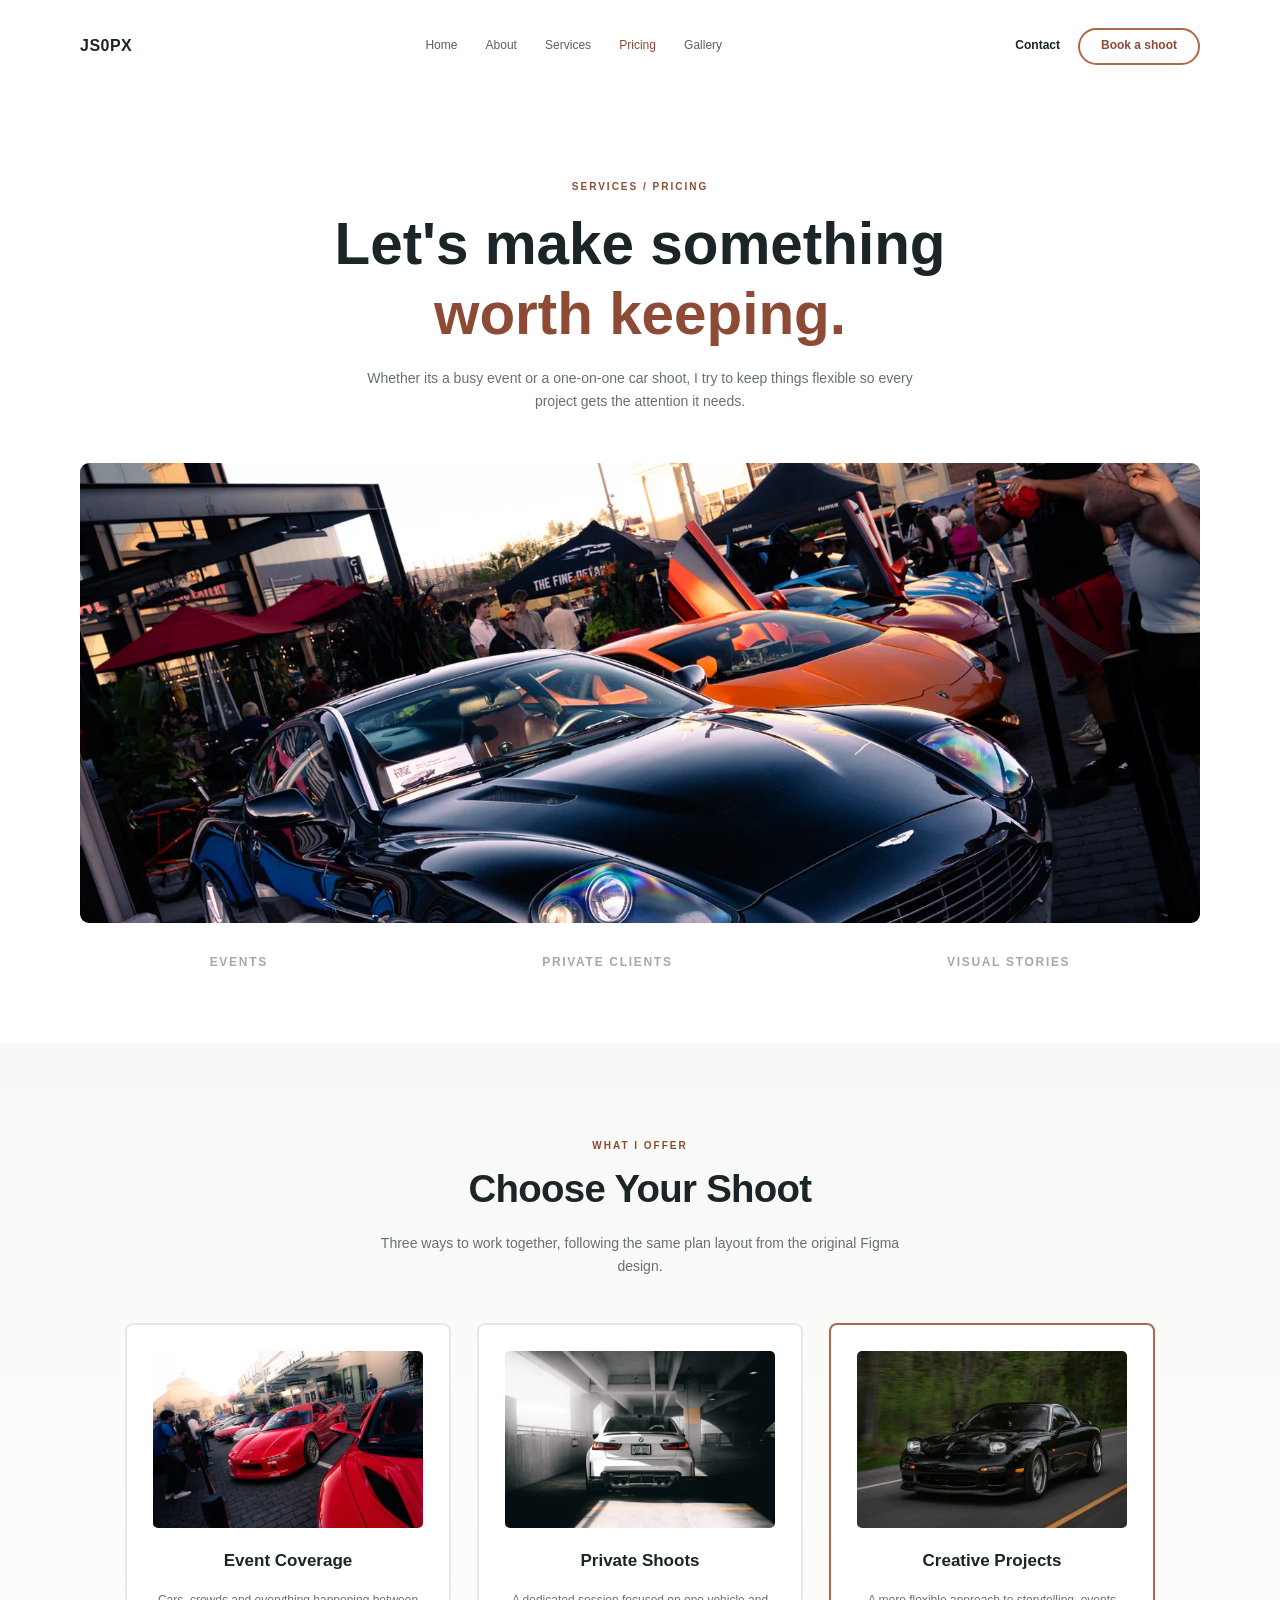
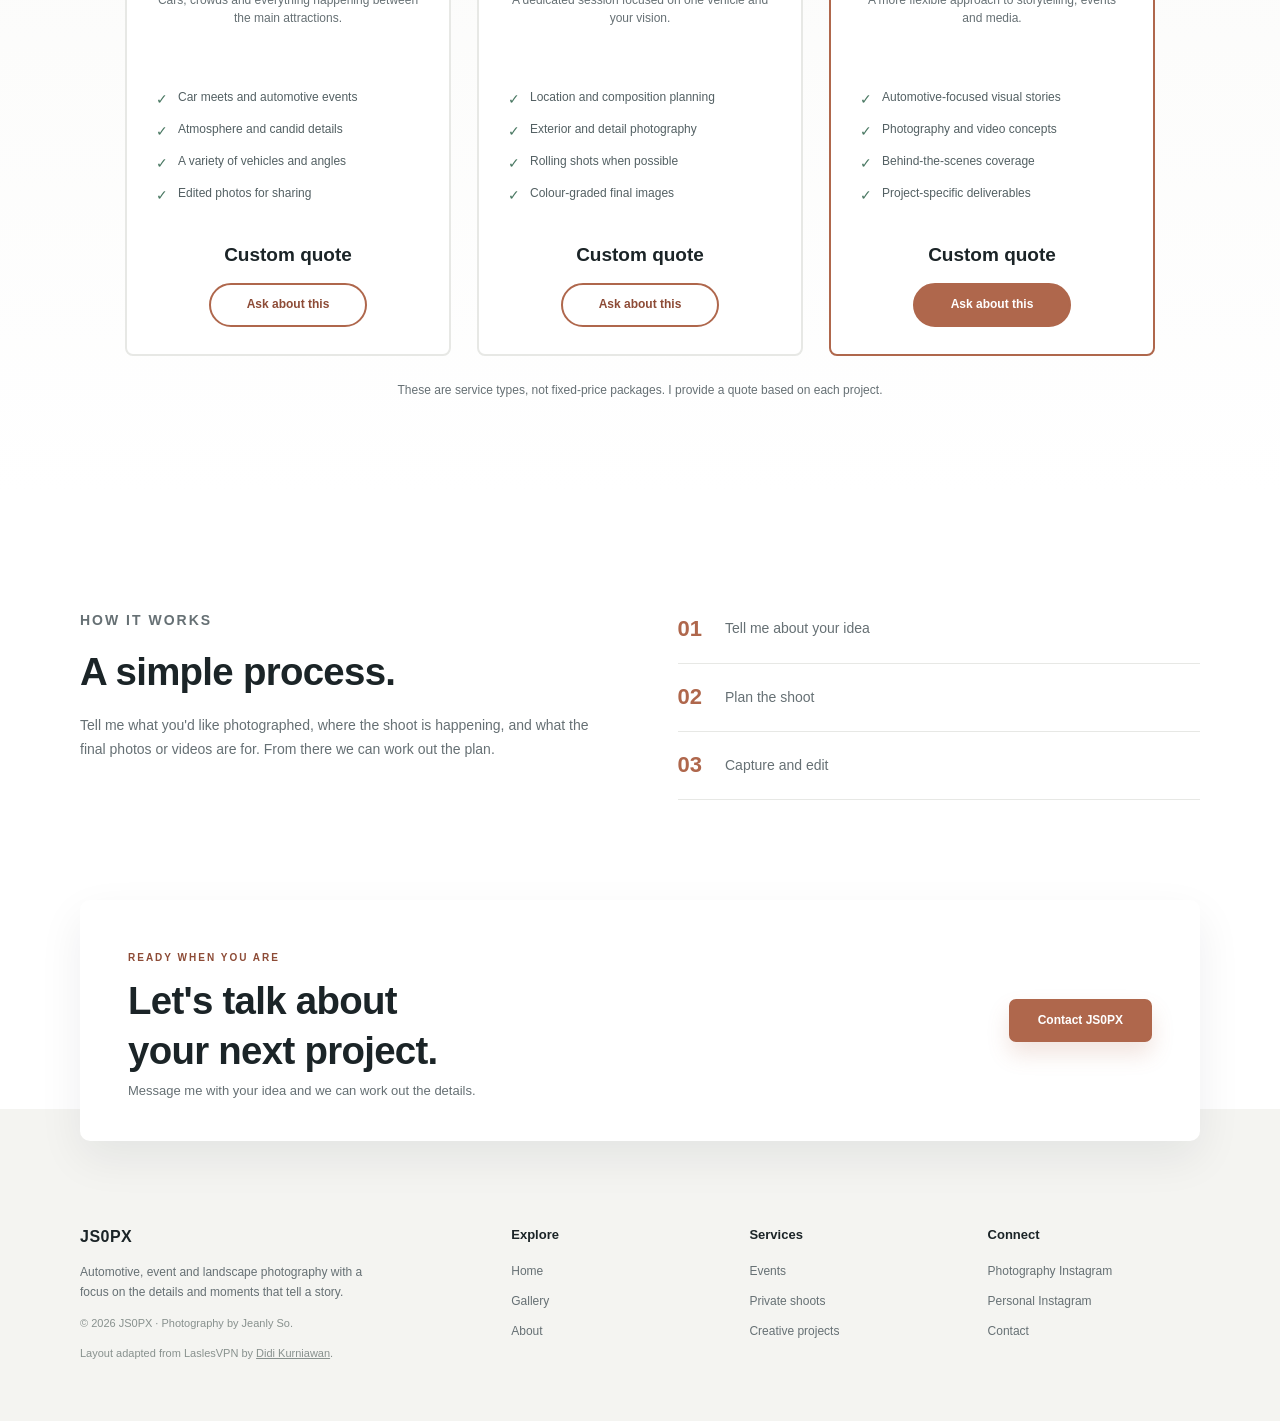
<file: pricing.html>
<!DOCTYPE html>
<html lang="en">
<head>
  <meta charset="utf-8">
  <meta name="viewport" content="width=device-width, initial-scale=1">
  <meta name="description" content="Explore JS0PX automotive photography and event coverage services. Request a custom shoot quote.">
  <title>Pricing | JS0PX</title>
  <link rel="stylesheet" href="styles.css">
</head>
<body>
  <a class="skip-link" href="#main">Skip to main content</a>
  <!-- I kept the same header on all 4 pages cause having different navigation on each page would be pretty annoying and lowkey INCORRECT -->
  <header class="site-header" itemscope itemtype="https://schema.org/Organization">
    <div class="container nav-wrap">
      <a class="logo" href="index.html" aria-label="JS0PX home" itemprop="name">JS0PX</a>
      <nav class="nav-links" aria-label="Main navigation">
          <a href="index.html">Home</a>
          <a href="about.html">About</a>
          <a href="index.html#services">Services</a>
          <a href="pricing.html" aria-current="page">Pricing</a>
          <a href="gallery.html">Gallery</a>
      </nav>
      <div class="nav-actions">
        <a class="nav-simple" href="about.html#contact">Contact</a>
        <a class="button button-outline button-sm" href="pricing.html">Book a shoot</a>
      </div>
    </div>
  </header>
  <!-- The skip link goes to the main content so keyboard users dont gotta go through the entire nav everytime -->
  <main id="main">
    <section class="page-banner container animate-enter"><p class="eyebrow">SERVICES / PRICING</p><h1>Let's make something<br><span>worth keeping.</span></h1><p>Whether its a busy event or a one-on-one car shoot, I try to keep things flexible so every project gets the attention it needs.</p></section>
    <section class="container pricing-feature">
      <img class="pricing-hero-img" src="images/aston-event-large.webp" srcset="images/aston-event-small.webp 640w, images/aston-event-large.webp 1600w" sizes="(max-width: 700px) 92vw, 80vw" alt="Line of Aston Martin cars displayed at an automotive event" loading="lazy" decoding="async" width="1638" height="2048">
      <div class="pricing-feature-caption"><span>EVENTS</span><span>PRIVATE CLIENTS</span><span>VISUAL STORIES</span></div>
    </section>
    <section class="section-soft plans-section" id="packages"><div class="container"><div class="section-heading"><p class="eyebrow">WHAT I OFFER</p><h2>Choose Your Shoot</h2><p>Three ways to work together, following the same plan layout from the original Figma design.</p></div><div class="plan-grid">
        <article class="plan-card">
          <img class="plan-photo" src="images/car-event-large.webp" srcset="images/car-event-small.webp 640w, images/car-event-large.webp 1600w" sizes="(max-width: 700px) 90vw, (max-width: 1100px) 30vw, 300px" alt="Event Coverage photography sample" loading="lazy" decoding="async" width="2048" height="1365">
          <h3>Event Coverage</h3>
          <p class="plan-description">Cars, crowds and everything happening between the main attractions.</p>
<ul class="check-list">
              <li>Car meets and automotive events</li>
              <li>Atmosphere and candid details</li>
              <li>A variety of vehicles and angles</li>
              <li>Edited photos for sharing</li>
            </ul>
          <div class="plan-bottom"><strong>Custom quote</strong><a class="button button-outline" href="about.html#contact" aria-label="Ask about event coverage pricing">Ask about this</a></div>
        </article>
        <article class="plan-card">
          <img class="plan-photo" src="images/private-m3-large.webp" srcset="images/private-m3-small.webp 640w, images/private-m3-large.webp 1600w" sizes="(max-width: 700px) 90vw, (max-width: 1100px) 30vw, 300px" alt="Private Shoots photography sample" loading="lazy" decoding="async" width="2048" height="1536">
          <h3>Private Shoots</h3>
          <p class="plan-description">A dedicated session focused on one vehicle and your vision.</p>
<ul class="check-list">
              <li>Location and composition planning</li>
              <li>Exterior and detail photography</li>
              <li>Rolling shots when possible</li>
              <li>Colour-graded final images</li>
            </ul>
          <div class="plan-bottom"><strong>Custom quote</strong><a class="button button-outline" href="about.html#contact" aria-label="Ask about private shoots pricing">Ask about this</a></div>
        </article>
        <article class="plan-card featured">
          <img class="plan-photo" src="images/porsche-event-large.webp" srcset="images/porsche-event-small.webp 640w, images/porsche-event-large.webp 1600w" sizes="(max-width: 700px) 90vw, (max-width: 1100px) 30vw, 300px" alt="Creative Projects photography sample" loading="lazy" decoding="async" width="1365" height="2048">
          <h3>Creative Projects</h3>
          <p class="plan-description">A more flexible approach to storytelling, events and media.</p>
<ul class="check-list">
              <li>Automotive-focused visual stories</li>
              <li>Photography and video concepts</li>
              <li>Behind-the-scenes coverage</li>
              <li>Project-specific deliverables</li>
            </ul>
          <div class="plan-bottom"><strong>Custom quote</strong><a class="button button-fill" href="about.html#contact" aria-label="Ask about creative projects pricing">Ask about this</a></div>
        </article>
    </div><p class="quote-note">These are service types, not fixed-price packages. I provide a quote based on each project.</p></div></section>
    <section class="container pricing-bottom" aria-labelledby="pricing-info-title"><div><p class="eyebrow">HOW IT WORKS</p><h2 id="pricing-info-title">A simple process.</h2><p>Tell me what you'd like photographed, where the shoot is happening, and what the final photos or videos are for. From there we can work out the plan.</p></div><div class="pricing-steps"><div><strong>01</strong><p>Tell me about your idea</p></div><div><strong>02</strong><p>Plan the shoot</p></div><div><strong>03</strong><p>Capture and edit</p></div></div></section>
    <aside class="container subscribe"><div><p class="eyebrow">READY WHEN YOU ARE</p><h2>Let's talk about<br>your next project.</h2><p>Message me with your idea and we can work out the details.</p></div><a class="button button-fill button-square" href="about.html#contact">Contact JS0PX</a></aside>
  </main>
  <!-- Same footer on all 4 pages cause having different links and stuff on each one would look INCORRECT -->
  <footer class="site-footer">
    <div class="container footer-grid">
      <div class="footer-about">
        <a class="logo" href="index.html">JS0PX</a>
        <p>Automotive, event and landscape photography with a focus on the details and moments that tell a story.</p>
        <p class="copyright">© 2026 JS0PX · Photography by Jeanly So.</p>
        <p class="credit">Layout adapted from LaslesVPN by <a href="https://www.figma.com/community/file/858999227165747995">Didi Kurniawan</a>.</p>
      </div>
      <div><h3>Explore</h3><ul><li><a href="index.html">Home</a></li><li><a href="gallery.html">Gallery</a></li><li><a href="about.html">About</a></li></ul></div>
      <div><h3>Services</h3><ul><li><a href="pricing.html#packages">Events</a></li><li><a href="pricing.html#packages">Private shoots</a></li><li><a href="pricing.html#packages">Creative projects</a></li></ul></div>
      <div><h3>Connect</h3><ul><li><a href="https://www.instagram.com/js0px/" target="_blank" rel="noopener noreferrer">Photography Instagram</a></li><li><a href="https://www.instagram.com/jeanly_so/" target="_blank" rel="noopener noreferrer">Personal Instagram</a></li><li><a href="about.html#contact">Contact</a></li></ul></div>
    </div>
  </footer>
</body>
</html>
</file>
<file: styles.css>
/* Using CSS variables so i can keep the same colors and widths throughout all 3 pages instead of changing every single thing cause that would take FOREVER */
:root {
  --ink: #1b2427;
  --muted: #667074;
  --copper: #af674c;
  --copper-dark: #8d4b36;
  --forest: #487761;
  --line: #e7e8e5;
  --soft: #f7f7f4;
  --white: #ffffff;
  --width: 1120px;
}

* {
  box-sizing: border-box;
}

html {
  scroll-behavior: smooth;
}

body {
  margin: 0;
  color: var(--ink);
  background: var(--white);
  font-family: Arial, Helvetica, sans-serif;
  line-height: 1.65;
}

img {
  display: block;
  width: 100%;
  height: auto;
}

a {
  color: inherit;
  text-decoration: none;
}

button {
  font: inherit;
}

.container {
  width: min(90%, var(--width));
  margin: 0 auto;
}

.skip-link {
  position: absolute;
  top: -100px;
  left: 12px;
  padding: 12px 18px;
  background: var(--ink);
  color: white;
  z-index: 30;
}

.skip-link:focus {
  top: 12px;
}

/* Using flexbox for the nav cause having everything all over the place would look INCORRECT and it also wraps when theres not enough space */
.site-header {
  background: var(--white);
}

.nav-wrap {
  display: flex;
  align-items: center;
  justify-content: space-between;
  flex-wrap: wrap;
  gap: 20px;
  min-height: 92px;
}

.logo {
  display: inline-flex;
  align-items: center;
  gap: 9px;
  white-space: nowrap;
  font-weight: 800;
  font-size: 16px;
  letter-spacing: 0.03em;
}

.nav-links {
  display: flex;
  align-items: center;
  flex-wrap: wrap;
  gap: clamp(12px, 2.2vw, 30px);
}

.nav-links a {
  font-size: 12px;
  color: #566166;
}

.nav-links a:hover,
.nav-links a[aria-current="page"],
.nav-simple:hover {
  color: var(--copper-dark);
}

.nav-actions {
  display: flex;
  align-items: center;
  gap: 18px;
  font-size: 12px;
  font-weight: bold;
}

.button {
  display: inline-flex;
  min-height: 43px;
  justify-content: center;
  align-items: center;
  padding: 10px 27px;
  border-radius: 100px;
  border: 2px solid var(--copper);
  font-weight: 700;
  font-size: 12px;
  text-align: center;
}

.button-sm {
  min-height: 37px;
  padding: 6px 21px;
}

.button-outline {
  color: var(--copper-dark);
  background: white;
}

.button-fill {
  color: white;
  background: var(--copper);
}

.button-square {
  border-radius: 7px;
  box-shadow: 0 12px 22px #af674c2d;
}

/* Added transitions to the buttons cause them just instantly changing looked kinda boring so now they move up a lil when u hover */
.button,
.hero-photo,
.plan-photo,
.about-work-img {
  transition: transform 0.25s ease, box-shadow 0.25s ease, background 0.25s ease;
}

.button:hover,
.button:focus-visible {
  transform: translateY(-3px);
  box-shadow: 0 11px 20px #af674c30;
}

.button-fill:hover {
  background: var(--copper-dark);
}

/* Using grid here so the writing and photo stay beside each other like the Figma instead of having to position them manually which would be annoying */
.hero {
  display: grid;
  grid-template-columns: 0.93fr 1.07fr;
  align-items: center;
  gap: 45px;
  padding: 52px 0 68px;
}

.eyebrow {
  color: var(--copper-dark);
  font-size: 10px;
  letter-spacing: 2px;
  font-weight: 800;
  text-transform: uppercase;
}

.hero h1 {
  font-size: clamp(2.45rem, 4.5vw, 3.75rem);
  letter-spacing: -1.8px;
  line-height: 1.2;
  margin: 16px 0 22px;
}

.hero h1 span,
.page-banner h1 span {
  color: var(--copper-dark);
}

.hero-copy > p:not(.eyebrow) {
  max-width: 440px;
  margin-bottom: 28px;
  color: var(--muted);
  font-size: 14px;
}

.hero-photo-wrap {
  position: relative;
}

.hero-photo {
  aspect-ratio: 1.33;
  object-fit: cover;
  object-position: center;
  border-radius: 9px;
}

.hero-photo-wrap:hover .hero-photo {
  transform: scale(1.015);
}

.hero-image-label {
  position: absolute;
  bottom: 13px;
  left: 15px;
  right: 15px;
  display: flex;
  justify-content: space-between;
  gap: 10px;
  color: white;
  font-size: 10px;
  letter-spacing: 1px;
  text-shadow: 0 1px 8px black;
}

/* Used 3 grid columns for the stats cause thats how the Figma had it and having different spacing on each one would look INCORRECT */
.stats {
  display: grid;
  grid-template-columns: repeat(3, 1fr);
  border-radius: 10px;
  padding: 30px 12px;
  margin-bottom: 65px;
  box-shadow: 0 22px 48px #1b24270d;
}

.stat {
  display: flex;
  justify-content: center;
  align-items: center;
  gap: 15px;
  padding: 12px 9px;
}

.stat + .stat {
  border-left: 1px solid var(--line);
}

.stat-icon {
  width: 45px;
  height: 45px;
  flex: none;
  display: grid;
  place-items: center;
  background: #f5eae5;
  color: var(--copper-dark);
  border-radius: 50%;
  font-size: 21px;
}

.stat strong,
.stat small {
  display: block;
}

.stat strong {
  font-size: 21px;
  line-height: 1.3;
}

.stat small {
  color: var(--muted);
  font-size: 12px;
}

/* Using grid again for the features so the garage photo is beside the writing but on mobile they stack cause otherwise it looks squished */
.features {
  display: grid;
  grid-template-columns: 1.06fr 0.94fr;
  align-items: center;
  gap: 80px;
  padding: 20px 0 95px;
}

.feature-photo {
  aspect-ratio: 1.3;
  object-fit: cover;
  border-radius: 8px;
}

h2 {
  font-size: clamp(1.8rem, 3vw, 2.45rem);
  line-height: 1.3;
  letter-spacing: -0.7px;
  margin: 10px 0 18px;
}

.feature-content p:not(.eyebrow),
.section-heading p:not(.eyebrow),
.page-banner > p:not(.eyebrow),
.about-copy p:not(.eyebrow),
.contact-section p:not(.eyebrow) {
  color: var(--muted);
  font-size: 14px;
}

.check-list {
  list-style: none;
  margin: 20px 0 0;
  padding: 0;
}

.check-list li {
  position: relative;
  padding: 7px 0 7px 28px;
  font-size: 13px;
  color: #536063;
}

/* This was pretty easy as aall i did was use a unicode checkmark with before instead of adding a whole image or more HTML stuff */
.check-list li::before {
  content: '✓';
  position: absolute;
  left: 0;
  top: 9px;
  width: 17px;
  height: 17px;
  display: grid;
  place-items: center;
  color: white;
  background: var(--forest);
  border-radius: 50%;
  font-size: 11px;
}

.section-soft {
  background: linear-gradient(#f8f8f6, #ffffff);
}

.plans-section {
  padding: 85px 0 95px;
}

.section-heading {
  text-align: center;
  max-width: 600px;
  margin: 0 auto 45px;
}

.section-heading p:not(.eyebrow) {
  margin-left: auto;
  margin-right: auto;
  max-width: 530px;
}

/* Using grid here to keep the 3 pricing plans organized cause on smaller screens having them side by side would look INCORRECT so they stack instead */
.plan-grid {
  display: grid;
  grid-template-columns: repeat(3, minmax(0, 1fr));
  gap: 26px;
  max-width: 1030px;
  margin: 0 auto;
}

.plan-card {
  display: flex;
  flex-direction: column;
  align-items: stretch;
  min-height: 610px;
  padding: 26px 26px 27px;
  border: 2px solid var(--line);
  border-radius: 8px;
  background: var(--white);
}

.plan-card.featured {
  border-color: var(--copper);
}

.plan-photo {
  height: 177px;
  object-fit: cover;
  border-radius: 5px;
}

.plan-card:hover .plan-photo {
  transform: scale(1.015);
}

.plan-card h3 {
  text-align: center;
  font-size: 17px;
  margin: 19px 0 4px;
}

.plan-description {
  min-height: 67px;
  font-size: 12px;
  color: var(--muted);
  text-align: center;
  line-height: 1.5;
}

.plan-card .check-list {
  margin-top: 12px;
}

.plan-card .check-list li {
  font-size: 12px;
  padding: 6px 0 6px 25px;
}

.plan-card .check-list li::before {
  background: none;
  color: var(--forest);
  font-size: 14px;
  top: 6px;
}

.plan-bottom {
  margin-top: auto;
  padding-top: 30px;
  display: grid;
  justify-items: center;
  gap: 12px;
}

.plan-bottom strong {
  font-size: 19px;
}

.plan-bottom .button {
  min-width: 158px;
}

.quote-note {
  max-width: 600px;
  margin: 25px auto 0;
  color: var(--muted);
  font-size: 12px;
  text-align: center;
}

.network-section {
  padding: 88px 0 75px;
}

.network-photo {
  max-height: 510px;
  object-fit: cover;
  object-position: center;
  border-radius: 8px;
}

.partner-row {
  display: flex;
  flex-wrap: wrap;
  justify-content: space-around;
  align-items: center;
  gap: 22px;
  padding: 48px 0 0;
  color: #b1b6b3;
  font-weight: 800;
  font-size: clamp(13px, 2vw, 20px);
  letter-spacing: 0.09em;
}

.testimonials-section {
  padding: 55px 0 95px;
}

/* These are basically the review cards from Figma but i used actual projects instead cause making up reviews would be kinda crazy xd */
.testimonial-grid {
  display: grid;
  grid-template-columns: repeat(3, minmax(0, 1fr));
  gap: 22px;
}

.testimonial {
  padding: 20px;
  border-radius: 8px;
  border: 2px solid var(--line);
  background: white;
  min-height: 205px;
}

.featured-testimonial {
  border-color: var(--copper);
}

.testimonial-head {
  display: flex;
  align-items: center;
  gap: 10px;
}

.testimonial-thumb {
  width: 48px;
  height: 48px;
  object-fit: cover;
  border-radius: 50%;
  flex: none;
}

.testimonial-head h3 {
  margin: 0;
  font-size: 13px;
  line-height: 1.3;
}

.testimonial-head small {
  color: var(--muted);
  font-size: 10px;
}

.testimonial-mark {
  margin-left: auto;
  color: var(--copper);
}

.testimonial > p {
  font-size: 12px;
  line-height: 1.7;
  color: #414b4f;
}

.section-dots {
  display: flex;
  gap: 8px;
  margin-top: 30px;
}

.section-dots span {
  height: 7px;
  width: 7px;
  border-radius: 50%;
  background: #d5d8d6;
}

.section-dots span:first-child {
  width: 29px;
  border-radius: 7px;
  background: var(--copper);
}

.subscribe {
  position: relative;
  z-index: 1;
  display: flex;
  align-items: center;
  justify-content: space-between;
  flex-wrap: wrap;
  gap: 25px;
  padding: 40px 48px;
  margin-top: -30px;
  margin-bottom: -32px;
  background: white;
  border-radius: 10px;
  box-shadow: 0 17px 45px #14233012;
}

.subscribe h2 {
  margin: 0 0 4px;
}

.subscribe p:not(.eyebrow) {
  color: var(--muted);
  font-size: 13px;
  margin: 0;
}

.site-footer {
  padding: 115px 0 48px;
  background: #f4f4f1;
}

.footer-grid {
  display: grid;
  grid-template-columns: 2fr 1fr 1fr 1.1fr;
  gap: 45px;
}

.footer-about p {
  color: var(--muted);
  font-size: 12px;
  max-width: 305px;
}

.footer-about .copyright,
.footer-about .credit {
  color: #88918e;
  font-size: 11px;
}

.footer-about .credit a {
  text-decoration: underline;
}

.footer-grid h3 {
  font-size: 13px;
  margin: 0 0 16px;
}

.footer-grid ul {
  list-style: none;
  margin: 0;
  padding: 0;
}

.footer-grid li {
  margin: 10px 0;
  font-size: 12px;
  color: var(--muted);
}

.footer-grid li a:hover {
  color: var(--copper-dark);
}

.page-banner {
  padding: 77px 0 50px;
  text-align: center;
  max-width: 760px;
}

.page-banner h1 {
  margin: 13px 0 18px;
  font-size: clamp(2.4rem, 5vw, 3.65rem);
  line-height: 1.2;
}

.page-banner > p:not(.eyebrow) {
  max-width: 560px;
  margin: 0 auto;
}

.pricing-feature {
  padding-bottom: 40px;
}

.pricing-hero-img {
  max-height: 460px;
  border-radius: 9px;
  object-fit: cover;
  object-position: center 42%;
}

.pricing-feature-caption {
  display: flex;
  justify-content: space-around;
  gap: 15px;
  color: #a2aaa6;
  font-size: 12px;
  font-weight: 800;
  letter-spacing: 1.7px;
  padding: 30px 0;
}

.pricing-bottom {
  display: grid;
  grid-template-columns: 1fr 1fr;
  gap: 75px;
  padding: 100px 0 130px;
}

.pricing-bottom p {
  color: var(--muted);
  font-size: 14px;
}

.pricing-steps > div {
  display: flex;
  align-items: center;
  gap: 23px;
  border-bottom: 1px solid var(--line);
  padding: 8px 0;
}

.pricing-steps strong {
  color: var(--copper);
  font-size: 22px;
}

.about-intro {
  display: grid;
  grid-template-columns: 1fr 1fr;
  gap: 80px;
  align-items: center;
  padding: 35px 0 110px;
}

.about-img {
  max-height: 610px;
  object-fit: cover;
  border-radius: 9px;
}

.about-work {
  padding: 85px 0 110px;
}

.about-work-grid {
  display: grid;
  grid-template-columns: repeat(3, 1fr);
  gap: 20px;
}

.about-work-grid figure {
  margin: 0;
}

.about-work-img {
  height: 300px;
  object-fit: cover;
  border-radius: 8px;
}

.about-work-img:hover {
  transform: scale(1.012);
}

.about-work-grid figcaption {
  margin-top: 10px;
  font-size: 12px;
  color: var(--muted);
}

.contact-section {
  display: grid;
  grid-template-columns: 1fr 1fr;
  gap: 55px;
  align-items: center;
  padding: 95px 0 140px;
}

.contact-section .button {
  margin-top: 25px;
}

.contact-photo {
  height: 355px;
  object-fit: cover;
  border-radius: 8px;
}

/* Lowkey forgot how the keyframe stuff worked at first so this fades the content in and moves it up a lil instead of everything just appearing */
@keyframes enter {
  from {
    opacity: 0;
    transform: translateY(25px);
  }
  to {
    opacity: 1;
    transform: translateY(0);
  }
}

.animate-enter {
  animation: enter 0.85s ease-out both;
}

.delay {
  animation-delay: 0.17s;
}

/* Another keyframe animation for the hero image cause i wanted it to have a lil movement when the page loads but nothing too crazy */
@keyframes image-reveal {
  from {
    opacity: 0.65;
    transform: scale(0.95);
  }
  to {
    opacity: 1;
    transform: scale(1);
  }
}

.hero-photo {
  animation: image-reveal 1.2s ease-out both;
}

/* Media querys are here so the website doesnt look all squished and INCORRECT on phones and smaller screens */
@media (max-width: 900px) {
  .nav-wrap {
    padding: 18px 0;
  }
  .nav-links {
    order: 3;
    width: 100%;
    justify-content: center;
  }
  .hero,
  .features,
  .about-intro,
  .pricing-bottom,
  .contact-section {
    grid-template-columns: 1fr 1fr;
    gap: 35px;
  }
  .plan-grid {
    gap: 12px;
  }
  .plan-card {
    padding: 16px;
  }
  .testimonial-grid {
    gap: 12px;
  }
  .testimonial {
    padding: 15px;
  }
  .footer-grid {
    grid-template-columns: repeat(2, 1fr);
  }
}

@media (max-width: 700px) {
  .hero,
  .features,
  .about-intro,
  .pricing-bottom,
  .contact-section {
    grid-template-columns: 1fr;
  }
  .hero {
    padding-top: 38px;
  }
  .hero-photo {
    aspect-ratio: 1.45;
  }
  .features {
    gap: 30px;
    padding-bottom: 65px;
  }
  .stats {
    margin-bottom: 38px;
  }
  .stat {
    flex-direction: column;
    text-align: center;
    gap: 7px;
  }
  .stat-icon {
    width: 35px;
    height: 35px;
    font-size: 16px;
  }
  .stat strong {
    font-size: 16px;
  }
  .plan-grid,
  .testimonial-grid,
  .about-work-grid {
    grid-template-columns: 1fr;
  }
  .plan-card {
    min-height: auto;
    padding: 25px;
  }
  .plan-photo {
    height: 220px;
  }
  .plan-description {
    min-height: 0;
  }
  .plans-section,
  .network-section,
  .testimonials-section {
    padding: 65px 0;
  }
  .partner-row {
    justify-content: center;
  }
  .subscribe {
    padding: 30px;
  }
  .about-intro,
  .about-work,
  .contact-section {
    padding-top: 50px;
    padding-bottom: 75px;
  }
  .about-img {
    max-height: 500px;
  }
  .about-work-img {
    height: 330px;
  }
}

@media (max-width: 420px) {
  .container {
    width: 92%;
  }
  .nav-actions {
    gap: 8px;
  }
  .nav-actions .button {
    padding: 6px 13px;
  }
  .nav-links {
    gap: 12px;
  }
  .nav-links a {
    font-size: 11px;
  }
  .stat small {
    font-size: 10px;
  }
  .subscribe {
    padding: 25px;
  }
  .footer-grid {
    gap: 25px;
  }
}

/* Using reduced motion here so people who dont want animations can still use the website without all the moving stuff */
@media (prefers-reduced-motion: reduce) {
  *,
  *::before,
  *::after {
    animation: none !important;
    transition: none !important;
    scroll-behavior: auto !important;
  }
}

a:focus-visible {
  outline: 3px solid #205c76;
  outline-offset: 4px;
}


/* Used a grid for the gallery so the photos can have different sizes without everything looking the exact same and boring */
.gallery-section {
  padding: 20px 0 100px;
}

.gallery-grid {
  display: grid;
  grid-template-columns: repeat(3, minmax(0, 1fr));
  grid-auto-flow: dense;
  gap: 18px;
}

.gallery-card {
  position: relative;
  margin: 0;
  overflow: hidden;
  border-radius: 9px;
  background: var(--soft);
  min-height: 260px;
}

.gallery-card.wide {
  grid-column: span 2;
}

.gallery-card.tall {
  grid-row: span 2;
}

.gallery-card img {
  width: 100%;
  height: 100%;
  min-height: 260px;
  object-fit: cover;
  transition: transform 0.4s ease;
}

.gallery-card:hover img {
  transform: scale(1.04);
}

/* The captions stay on the photo so people know what theyre looking at without adding extra boxes everywhere */
.gallery-card figcaption {
  position: absolute;
  bottom: 0;
  left: 0;
  right: 0;
  padding: 42px 18px 18px;
  color: white;
  font-size: 13px;
  font-weight: 700;
  background: linear-gradient(transparent, #111a1bcc);
}

.gallery-cta {
  display: flex;
  justify-content: space-between;
  align-items: center;
  flex-wrap: wrap;
  gap: 24px;
  padding-bottom: 120px;
}

.gallery-cta p:not(.eyebrow) {
  color: var(--muted);
}

/* On smaller screens the gallery uses less columns cause 3 would be way too squished and look INCORRECT */
@media (max-width: 900px) {
  .gallery-grid {
    grid-template-columns: repeat(2, minmax(0, 1fr));
  }
  .gallery-card.tall {
    grid-row: auto;
  }
}

@media (max-width: 600px) {
  .gallery-grid {
    grid-template-columns: 1fr;
    gap: 14px;
  }
  .gallery-card.wide {
    grid-column: auto;
  }
  .gallery-card img {
    height: 300px;
  }
  .gallery-cta {
    padding-bottom: 75px;
  }
}
</file>
